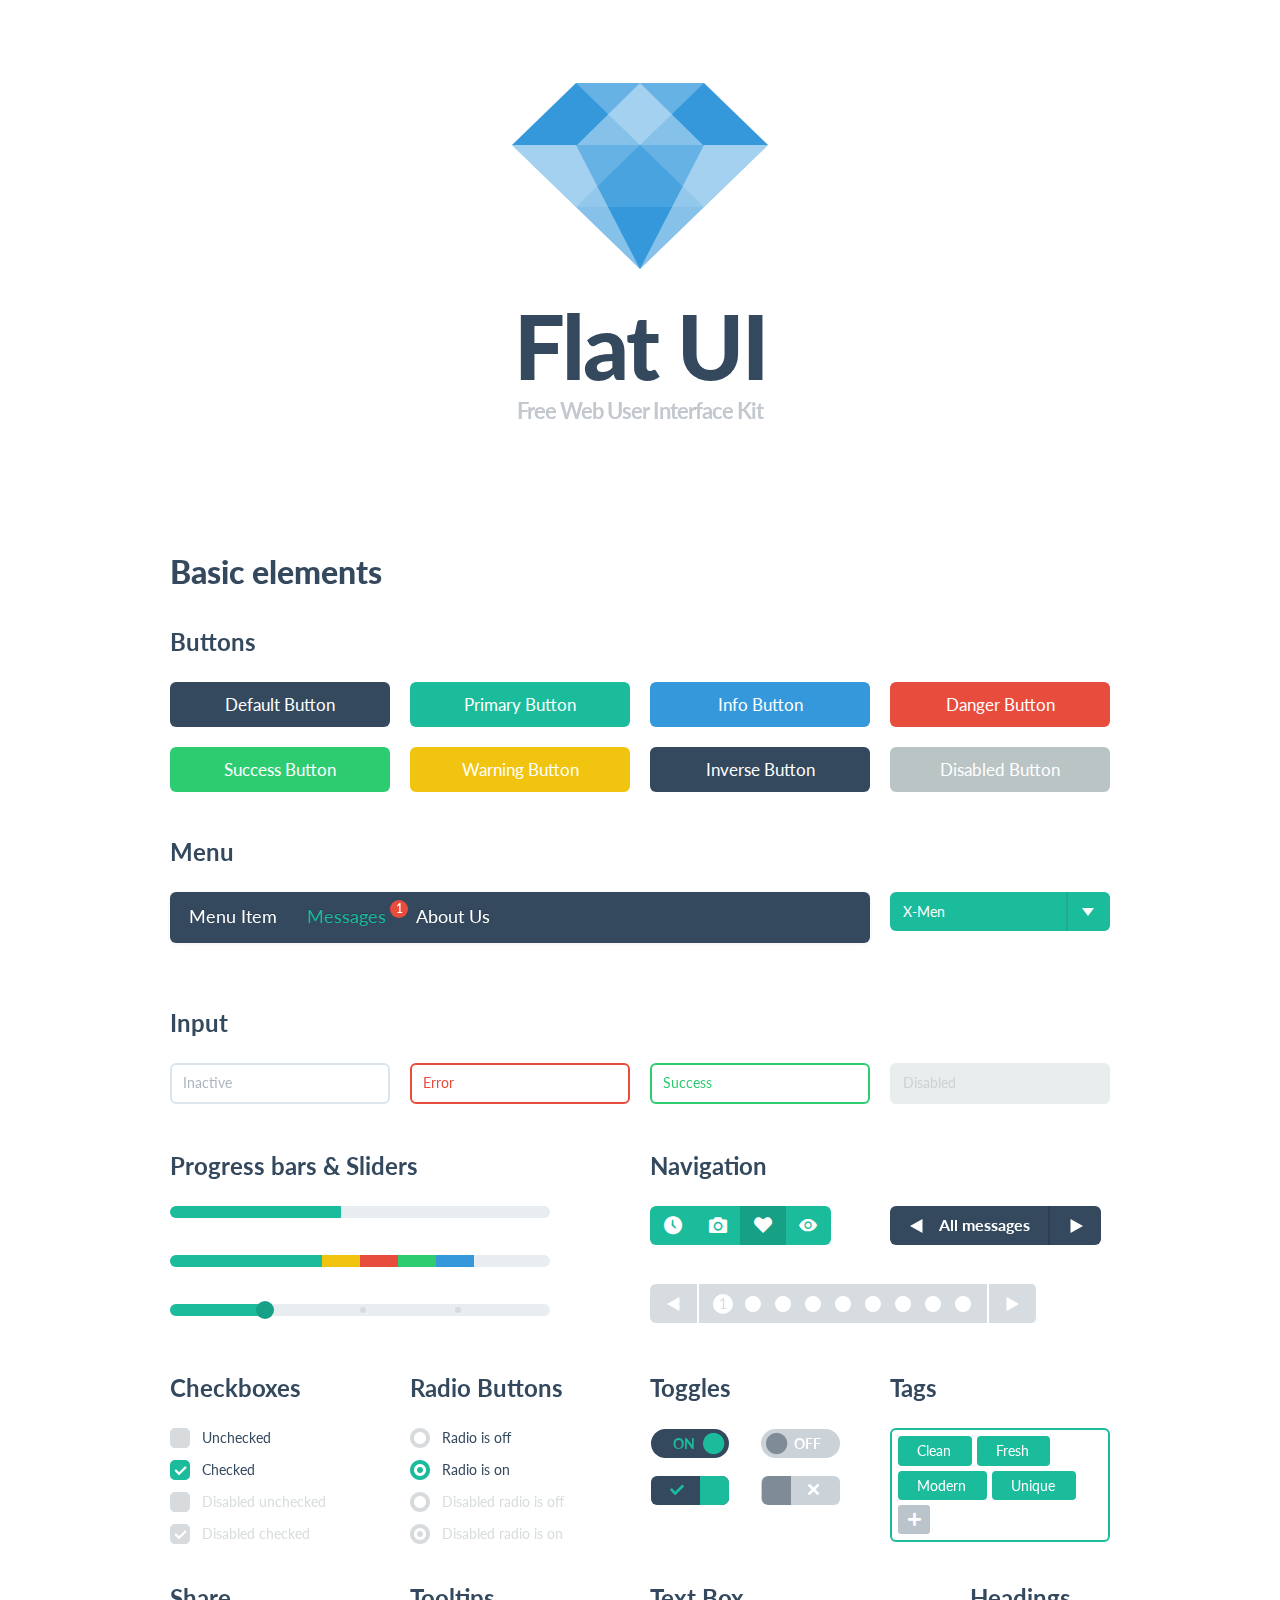
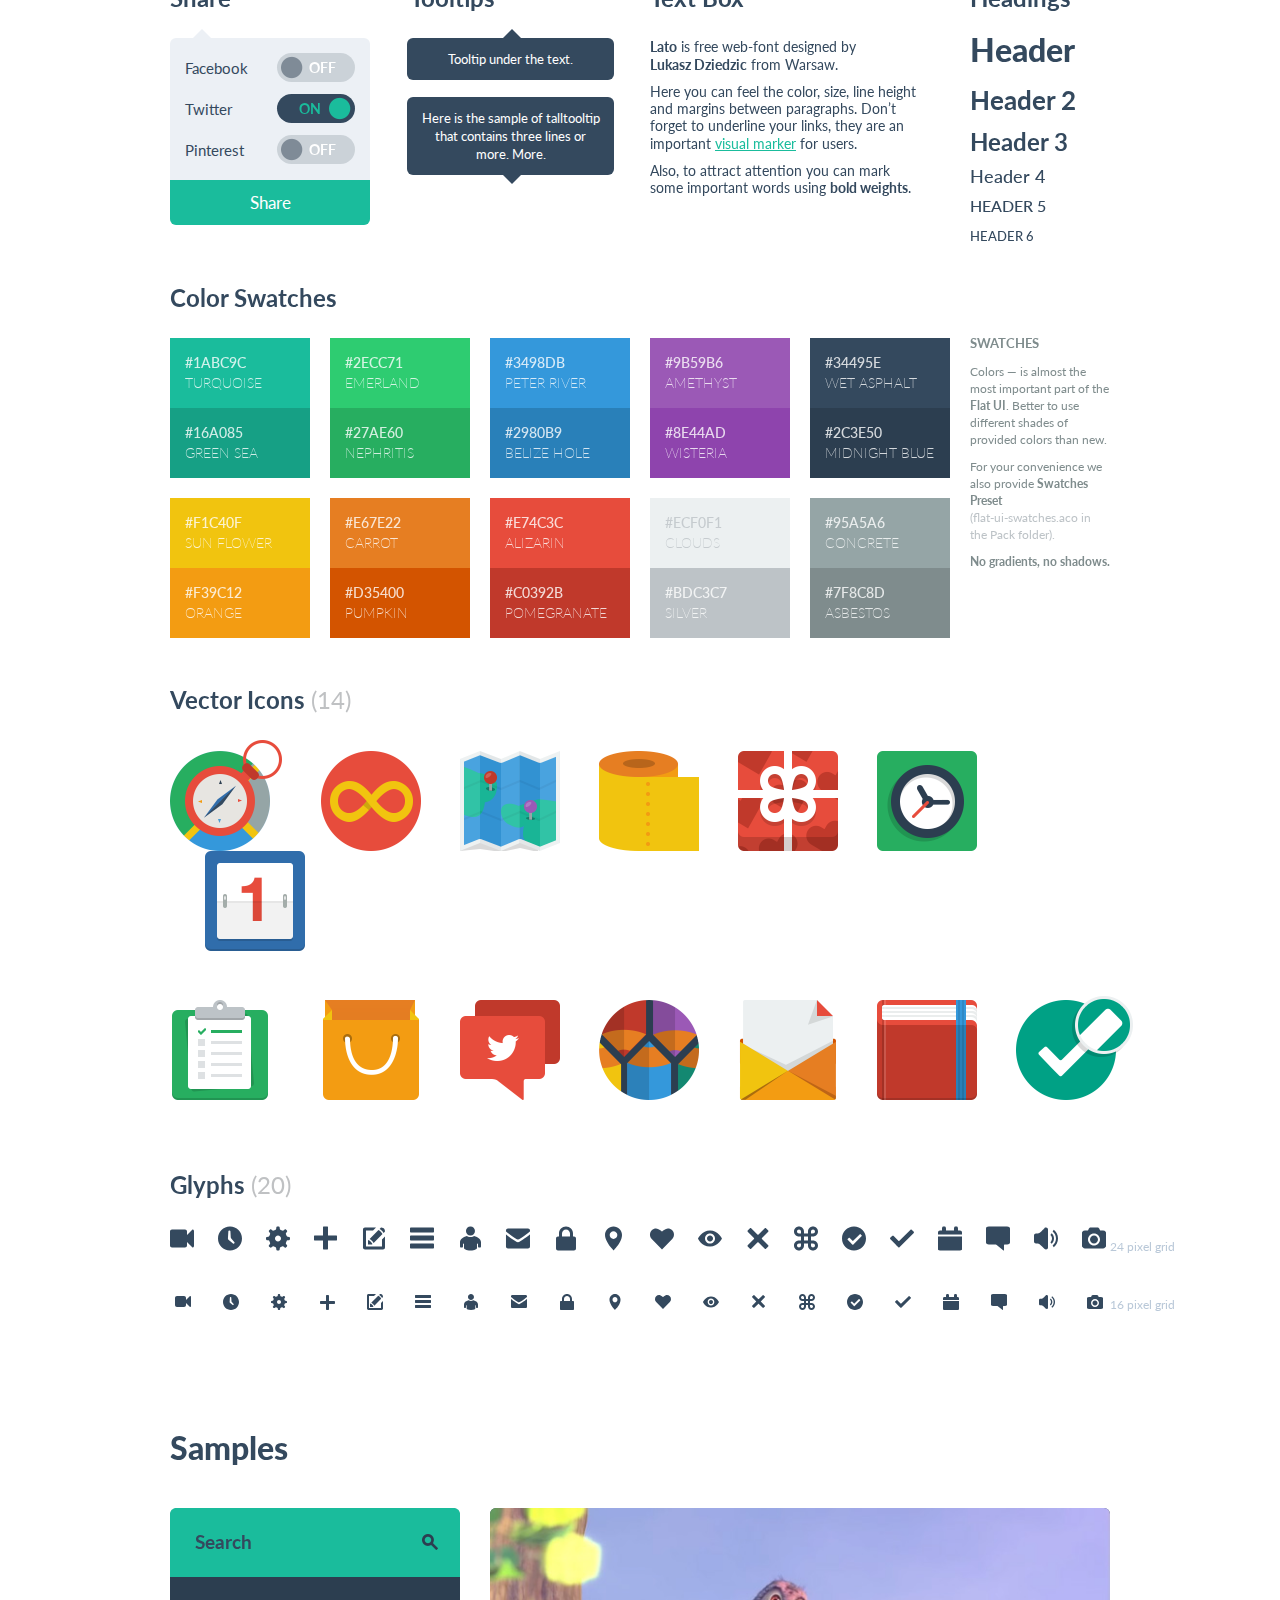
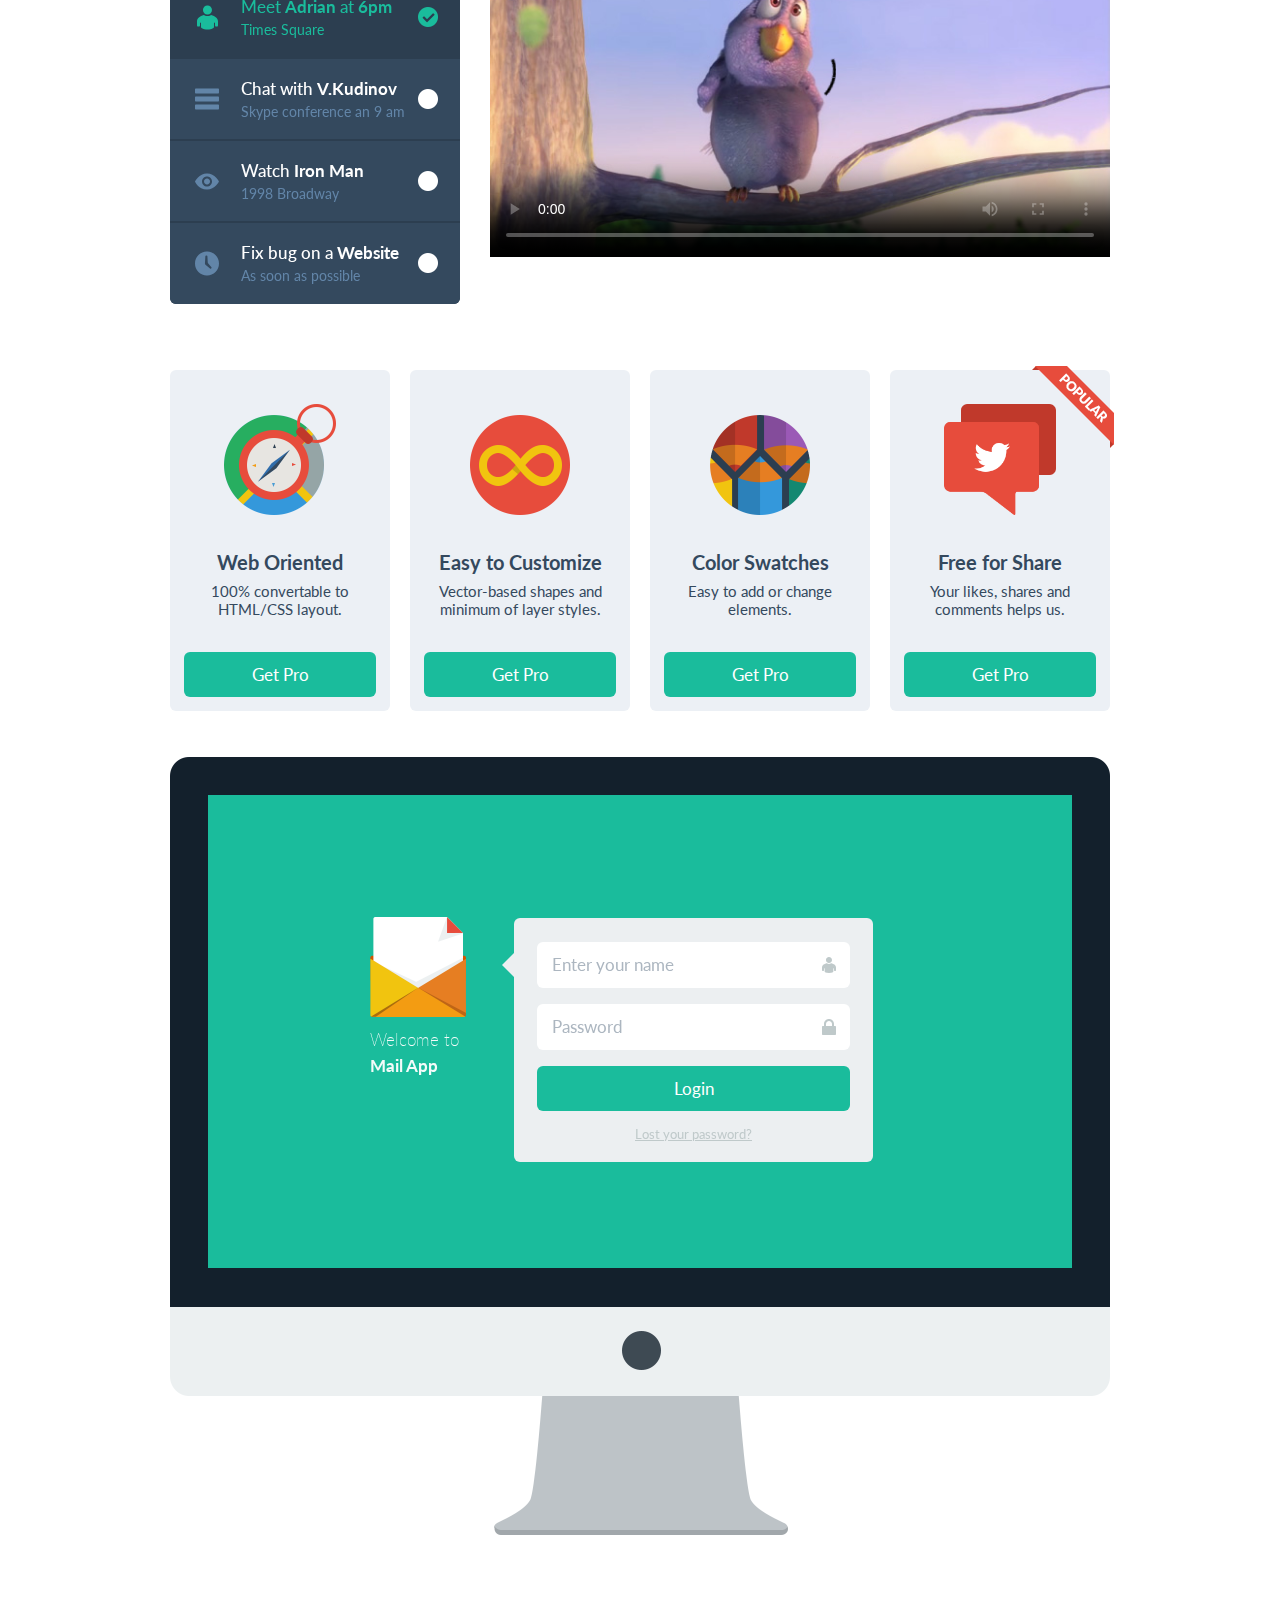
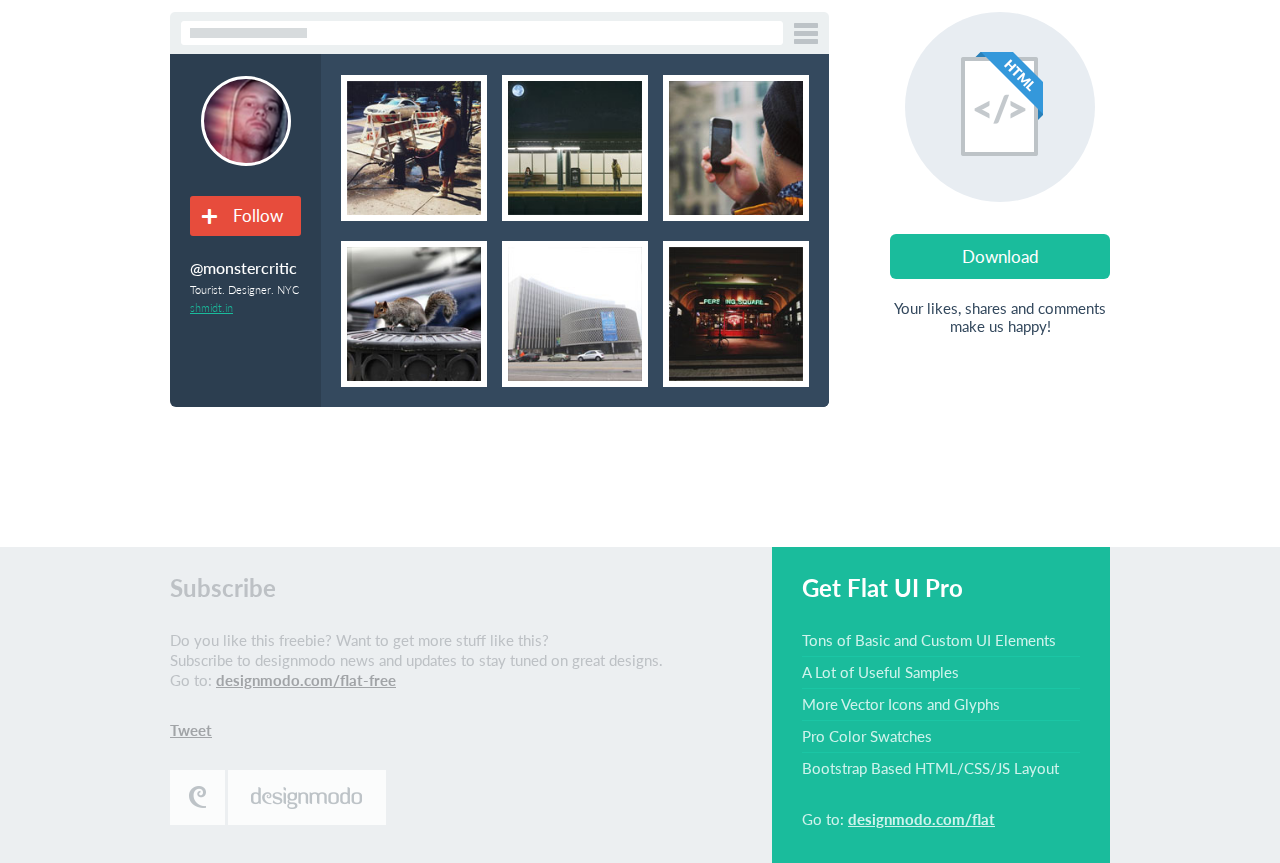
<file: web/flat-ui.html>
<!DOCTYPE html>
<html lang="en">
  <head>
    <meta charset="utf-8">
    <title>Flat UI</title>
    <meta name="viewport" content="width=device-width, initial-scale=1.0">

    <!-- Loading Bootstrap -->
    <link href="css/bootstrap.css" rel="stylesheet">

    <!-- Loading Flat UI -->
    <link href="css/flat-ui.css" rel="stylesheet">
    <link rel="shortcut icon" href="images/favicon.ico">

    <!-- HTML5 shim, for IE6-8 support of HTML5 elements. All other JS at the end of file. -->
    <!--[if lt IE 9]>
      <script src="js/html5shiv.js"></script>
    <![endif]-->
  </head>
  <body>
    <div class="container">
      <div class="demo-headline">
        <h1 class="demo-logo">
          <div class="logo"></div>
          Flat UI
          <small>Free Web User Interface Kit</small>
        </h1>
      </div> <!-- /demo-headline -->

      <h1>Basic elements</h1>
      <h3 class="demo-panel-title">Buttons</h3>

      <div class="row demo-row">
        <div class="span3">
          <a href="#" class="btn btn-large btn-block">Default Button</a>
        </div>
        <div class="span3">
          <a href="#" class="btn btn-large btn-block btn-primary">Primary Button</a>
        </div>
        <div class="span3">
          <a href="#" class="btn btn-large btn-block btn-info">Info Button</a>
        </div>
        <div class="span3">
          <a href="#" class="btn btn-large btn-block btn-danger">Danger Button</a>
        </div>
      </div> <!-- /row -->

      <div class="row demo-row">
        <div class="span3">
          <a href="#" class="btn btn-large btn-block btn-success">Success Button</a>
        </div>
        <div class="span3">
          <a href="#" class="btn btn-large btn-block btn-warning">Warning Button</a>
        </div>
        <div class="span3">
          <a href="#" class="btn btn-large btn-block btn-inverse">Inverse Button</a>
        </div>
        <div class="span3">
          <a href="#" class="btn btn-large btn-block disabled">Disabled Button</a>
        </div>
      </div> <!-- /row -->

      <h3 class="demo-panel-title">Menu</h3>
      <div class="row demo-row">
        <div class="span9">
          <div class="navbar navbar-inverse">
            <div class="navbar-inner">
              <div class="container">
                <button type="button" class="btn btn-navbar" data-toggle="collapse" data-target=".nav-collapse">
                  <span class="icon-bar"></span>
                  <span class="icon-bar"></span>
                  <span class="icon-bar"></span>
                </button>
                <div class="nav-collapse collapse">
                  <ul class="nav">
                    <li>
                      <a href="#">
                        Menu Item
                        <span class="navbar-unread">1</span>
                      </a>
                    </li>
                    <li class="active">
                      <a href="#">
                        Messages
                        <span class="navbar-unread">1</span>
                      </a>
                      <ul>
                        <li><a href="#">Element One</a></li>
                        <li>
                          <a href="#">Sub menu</a>
                          <ul>
                            <li><a href="#">Element One</a></li>
                            <li><a href="#">Element Two</a></li>
                            <li><a href="#">Element Three</a></li>
                          </ul> <!-- /Sub menu -->
                        </li>
                        <li><a href="#">Element Three</a></li>
                      </ul> <!-- /Sub menu -->
                    </li>
                    <li>
                      <a href="#">
                        About Us
                        <span class="navbar-unread">1</span>
                      </a>
                    </li>
                  </ul>
                </div><!--/.nav-collapse -->
              </div>
            </div>
          </div>
        </div>
        <div class="span3">
          <select value="X-Men" class="span3" tabindex="1" name="herolist">
            <option value="0">Choose hero</option>
            <option value="1">Spider Man</option>
            <option value="2">Wolverine</option>
            <option value="3">Captain America</option>
            <option value="X-Men" selected="selected">X-Men</option>
            <option value="Crocodile">Crocodile</option>
          </select>
        </div>
      </div> <!-- /row -->

      <h3 class="demo-panel-title">Input</h3>
      <div class="row">
        <div class="span3">
          <input type="text" value="" placeholder="Inactive" class="span3" />
        </div>
        <div class="span3">
          <div class="control-group error">
            <input type="text" value="Error" class="span3" />
          </div>
        </div>
        <div class="span3">
          <div class="control-group success">
            <input type="text" value="Success" class="span3" />
          </div>
        </div>
        <div class="span3">
          <input type="text" value="Disabled" disabled="disabled" class="span3" />
        </div>
      </div> <!-- /row -->

      <div class="row">
        <div class="span5">
          <h3 class="demo-panel-title">Progress bars &amp; Sliders</h3>
          <div class="progress">
            <div class="bar" style="width: 45%;"></div>
          </div>
          <br/>
          <div class="progress">
            <div class="bar" style="width: 40%;"></div>
            <div class="bar bar-warning" style="width: 10%;"></div>
            <div class="bar bar-danger" style="width: 10%;"></div>
            <div class="bar bar-success" style="width: 10%;"></div>
            <div class="bar bar-info" style="width: 10%;"></div>
          </div>
          <br/>
          <div id="slider" class="ui-slider">
            <div class="ui-slider-segment"></div>
            <div class="ui-slider-segment"></div>
            <div class="ui-slider-segment"></div>
          </div>
        </div> <!-- /sliders -->

        <div class="span6 offset1">
          <h3 class="demo-panel-title">Navigation</h3>
          <div class="row demo-navigation">
            <div class="span3">
              <div class="btn-toolbar">
                <div class="btn-group">
                  <a class="btn btn-primary" href="#"><i class="fui-time-16"></i></a>
                  <a class="btn btn-primary" href="#"><i class="fui-camera-16"></i></a>
                  <a class="btn btn-primary active" href="#"><i class="fui-heart-16"></i></a>
                  <a class="btn btn-primary" href="#"><i class="fui-eye-16"></i></a>
                </div>
              </div> <!-- /toolbar -->
            </div>
            <div class="span3 demo-pager">
              <ul class="pager">
                <li class="previous">
                  <a href="#">
                    <img src="images/pager/previous.png" />
                    All messages
                  </a>
                </li>
                <!-- <li class="pager-center">Center</li> -->
                <li class="next">
                  <a href="#">
                    <img src="images/pager/next.png" />
                  </a>
                </li>
              </ul> <!-- /pager -->
            </div>
          </div> <!-- /demo-navigation -->

          <div class="pagination">
            <ul>
              <li class="previous"><a href="#"><img src="images/pager/previous.png" /></a></li>
              <li class="active"><a href="#">1</a></li>
              <li><a href="#">2</a></li>
              <li><a href="#">3</a></li>
              <li><a href="#">4</a></li>
              <li><a href="#">5</a></li>
              <li><a href="#">6</a></li>
              <li><a href="#">7</a></li>
              <li><a href="#">8</a></li>
              <li><a href="#">9</a></li>
              <li class="next"><a href="#"><img src="images/pager/next.png" /></a></li>
            </ul>
          </div>
        </div> <!-- /navigation -->
      </div> <!-- /row -->

      <div class="row">
        <div class="span3">
          <h3 class="demo-panel-title">Checkboxes</h3>
          <label class="checkbox" for="checkbox1">
            <input type="checkbox" value="" id="checkbox1">
            Unchecked
          </label>
          <label class="checkbox" for="checkbox2">
            <input type="checkbox" checked="checked" value="" id="checkbox2">
            Checked
          </label>

          <label class="checkbox" for="checkbox3">
            <input type="checkbox" value="" id="checkbox3" disabled="">
            Disabled unchecked
          </label>
          <label class="checkbox" for="checkbox4">
            <input type="checkbox" checked="checked" value="" id="checkbox4" disabled="">
            Disabled checked
          </label>
        </div> <!-- /checkboxes span3 -->

        <div class="span3">
          <h3 class="demo-panel-title">Radio Buttons</h3>
          <label class="radio">
            <input type="radio" name="optionsRadios" id="optionsRadios1" value="option1">
            Radio is off
          </label>
          <label class="radio">
            <input type="radio" name="optionsRadios" id="optionsRadios2" value="option1" checked="">
            Radio is on
          </label>

          <label class="radio">
            <input type="radio" name="optionsRadiosDisabled" id="optionsRadios3" value="option2" disabled="">
            Disabled radio is off
          </label>
          <label class="radio">
            <input type="radio" name="optionsRadiosDisabled" id="optionsRadios4" value="option2" checked="" disabled="">
            Disabled radio is on
          </label>
        </div> <!-- /radios span3 -->

        <div class="span3">
          <h3 class="demo-panel-title">Toggles</h3>

          <table width="100%">
            <tr>
              <td width="50%">
                <div class="toggle">
                  <label class="toggle-radio" for="toggleOption2">ON</label>
                  <input type="radio" name="toggleOptions" id="toggleOption1" value="option1" checked="checked">
                  <label class="toggle-radio" for="toggleOption1">OFF</label>
                  <input type="radio" name="toggleOptions" id="toggleOption2" value="option2">
                </div>
              </td>

              <td>
                <div class="toggle">
                  <label class="toggle-radio" for="toggleOption4">ON</label>
                  <input type="radio" name="toggleOptions2" id="toggleOption3" value="option3">
                  <label class="toggle-radio" for="toggleOption3">OFF</label>
                  <input type="radio" name="toggleOptions2" id="toggleOption4" value="option4" checked="checked">
                </div>
              </td>
            </tr>
            <tr>
              <td>
                <div class="toggle toggle-icon">
                  <label class="toggle-radio fui-checkmark-16" for="toggleOption6"></label>
                  <input type="radio" name="toggleOptions3" id="toggleOption5" value="option5" checked="checked">
                  <label class="toggle-radio fui-cross-16" for="toggleOption5"></label>
                  <input type="radio" name="toggleOptions3" id="toggleOption6" value="option6">
                </div>
              </td>

              <td>
                <div class="toggle toggle-icon">
                  <label class="toggle-radio fui-checkmark-16" for="toggleOption8"></label>
                  <input type="radio" name="toggleOptions4" id="toggleOption7" value="option7">
                  <label class="toggle-radio fui-cross-16" for="toggleOption7"></label>
                  <input type="radio" name="toggleOptions4" id="toggleOption8" value="option8" checked="checked">
                </div>
              </td>
            </tr>
          </table>
        </div> <!-- /toggles span3 -->

        <div class="span3">
          <h3 class="demo-panel-title">Tags</h3>
          <input name="tagsinput" id="tagsinput" class="tagsinput" value="Clean,Fresh,Modern,Unique" />
        </div>
      </div> <!-- /row -->

      <div class="row">
        <div class="span3">
          <h3 class="demo-panel-title">Share</h3>
          <div class="share mrl">
            <ul>
              <li>
                <label class="share-label" for="share-toggle2">Facebook</label>
                <div class="toggle">
                  <label class="toggle-radio" for="share-toggle2">ON</label>
                  <input type="radio" name="share-toggles" id="share-toggle2" value="toggle1">
                  <label class="toggle-radio" for="share-toggle1">OFF</label>
                  <input type="radio" name="share-toggles" id="share-toggle1" value="toggle2" checked="checked">
                </div>
              </li>
              <li>
                <label class="share-label" for="share-toggle4">Twitter</label>
                <div class="toggle">
                  <label class="toggle-radio" for="share-toggle4">ON</label>
                  <input type="radio" name="share-toggles2" id="share-toggle4" value="toggle1" checked="checked">
                  <label class="toggle-radio" for="share-toggle3">OFF</label>
                  <input type="radio" name="share-toggles2" id="share-toggle3" value="toggle2">
                </div>
              </li>
              <li>
                <label class="share-label" for="share-toggle6">Pinterest</label>
                <div class="toggle">
                  <label class="toggle-radio" for="share-toggle6">ON</label>
                  <input type="radio" name="share-toggles3" id="share-toggle6" value="toggle1">
                  <label class="toggle-radio" for="share-toggle5">OFF</label>
                  <input type="radio" name="share-toggles3" id="share-toggle5" value="toggle2" checked="checked">
                </div>
              </li>
            </ul>
            <a href="#" class="btn btn-primary btn-block btn-large">Share</a>
          </div> <!-- /share -->
        </div>

        <div class="span3">
          <div class="demo-tooltips">
            <h3 class="demo-panel-title">Tooltips</h3>
            <p align="center" data-toggle="tooltip" data-placement="bottom" title="Tooltip under the text."></p>
            <p align="center" data-toggle="tooltip" title="Here is the sample of talltooltip that contains three lines or more. More."></p>
          </div>
        </div> <!-- /span3 with tooltips -->

        <div class="span4">
          <div class="demo-text-box prl">
            <h3 class="demo-panel-title">Text Box</h3>
            <p><strong>Lato</strong> is free web-font designed by <strong>Lukasz&nbsp;Dziedzic</strong> from Warsaw.</p>
            <p>Here you can feel the color, size, line height and margins between paragraphs. Don’t forget to underline 
              your links, they are an important <a href="#">visual marker</a> for users.</p>
            <p>Also, to attract attention you can mark some&nbsp;important words using <strong>bold weights</strong>.</p>
          </div>
        </div> <!-- /text box -->

        <div class="span2">
          <h3 class="demo-panel-title demo-headings">Headings</h3>
          <h1>Header</h1>
          <h2>Header 2</h2>
          <h3>Header 3</h3>
          <h4>Header 4</h4>
          <h5>Header 5</h5>
          <h6>Header 6</h6>
        </div> <!-- /headings -->
      </div> <!-- /row -->

      <div class="row">
        <div class="span10">
          <h3 class="demo-panel-title">Color Swatches</h3>
          <div class="row mbl">
            <div class="span2">
              <dl class="palette palette-firm">
                <dt>#1abc9c</dt>
                <dd>Turquoise</dd>
              </dl>
              <dl class="palette palette-firm-dark">
                <dt>#16a085</dt>
                <dd>Green sea</dd>
              </dl>
            </div>

            <div class="span2">
              <dl class="palette palette-success">
                <dt>#2ecc71</dt>
                <dd>Emerland</dd>
              </dl>
              <dl class="palette palette-success-dark">
                <dt>#27ae60</dt>
                <dd>Nephritis</dd>
              </dl>
            </div>

            <div class="span2">
              <dl class="palette palette-info">
                <dt>#3498db</dt>
                <dd>Peter river</dd>
              </dl>
              <dl class="palette palette-info-dark">
                <dt>#2980b9</dt>
                <dd>Belize hole</dd>
              </dl>
            </div>

            <div class="span2">
              <dl class="palette palette-amethyst">
                <dt>#9b59b6</dt>
                <dd>Amethyst</dd>
              </dl>
              <dl class="palette palette-wisteria">
                <dt>#8e44ad</dt>
                <dd>Wisteria</dd>
              </dl>
            </div>

            <div class="span2">
              <dl class="palette palette-night">
                <dt>#34495e</dt>
                <dd>Wet asphalt</dd>
              </dl>
              <dl class="palette palette-night-dark">
                <dt>#2c3e50</dt>
                <dd>Midnight blue</dd>
              </dl>
            </div>
          </div> <!-- /color swatches -->

          <div class="row mbl">
            <div class="span2">
              <dl class="palette palette-bright">
                <dt>#f1c40f</dt>
                <dd>Sun flower</dd>
              </dl>
              <dl class="palette palette-bright-dark">
                <dt>#f39c12</dt>
                <dd>Orange</dd>
              </dl>
            </div>

            <div class="span2">
              <dl class="palette palette-carrot">
                <dt>#e67e22</dt>
                <dd>Carrot</dd>
              </dl>
              <dl class="palette palette-pumpkin">
                <dt>#d35400</dt>
                <dd>Pumpkin</dd>
              </dl>
            </div>

            <div class="span2">
              <dl class="palette palette-alizarin">
                <dt>#e74c3c</dt>
                <dd>Alizarin</dd>
              </dl>
              <dl class="palette palette-pomegranate">
                <dt>#c0392b</dt>
                <dd>Pomegranate</dd>
              </dl>
            </div>

            <div class="span2">
              <dl class="palette palette-clouds">
                <dt>#ecf0f1</dt>
                <dd>Clouds</dd>
              </dl>
              <dl class="palette palette-silver">
                <dt>#bdc3c7</dt>
                <dd>Silver</dd>
              </dl>
            </div>

            <div class="span2">
              <dl class="palette palette-concrete">
                <dt>#95a5a6</dt>
                <dd>Concrete</dd>
              </dl>
              <dl class="palette palette-asbestos">
                <dt>#7f8c8d</dt>
                <dd>Asbestos</dd>
              </dl>
            </div>
          </div> <!-- /color swatches -->
        </div>

        <div class="span2">
          <h3 class="demo-panel-title">&nbsp;</h3>
          <h6 class="palette-headline">SWATCHES</h6>
          <p class="palette-paragraph">
            Colors &mdash; is almost the most important part of the <strong>Flat UI</strong>. Better to use different shades of provided colors than new.
          </p>
          <p class="palette-paragraph">
            For your convenience we also provide <strong>Swatches Preset</strong> <span>(flat&#8209;ui&#8209;swatches.aco in the Pack folder).</span>
          </p>
          <p class="palette-paragraph">
            <strong>No gradients, no shadows.</strong>
          </p>
        </div> <!-- /swatches desc -->
      </div> <!-- /swatches row -->

      <h3 class="demo-panel-title">Vector Icons <small>(14)</small></h3>
      <div class="demo-illustrations">
        <img src="images/illustrations/compass.png" class="big-illustration" src="" />
        <img src="images/illustrations/infinity.png" src="" />
        <img src="images/illustrations/map.png" src="" />
        <img src="images/illustrations/paper.png" src="" />
        <img src="images/illustrations/gift.png" src="" />
        <img src="images/illustrations/time.png" src="" />
        <img src="images/illustrations/calendar.png" src="" />
      </div>
      <div class="demo-illustrations">
        <img src="images/illustrations/clipboard.png" class="big-illustration-pusher" src="" />
        <img src="images/illustrations/bag.png" src="" />
        <img src="images/illustrations/share.png" src="" />
        <img src="images/illustrations/colors.png" src="" />
        <img src="images/illustrations/mail.png" src="" />
        <img src="images/illustrations/book.png" src="" />
        <img src="images/illustrations/retina.png" class="big-retina-illustration" src="" />
      </div>

      <div class="demo-icons">
        <h3 class="demo-panel-title">Glyphs <small>(20)</small></h3>
        <div class="demo-icons-24">
          <span class="fui-video-24"></span>
          <span class="fui-time-24"></span>
          <span class="fui-settings-24"></span>
          <span class="fui-plus-24"></span>
          <span class="fui-new-24"></span>
          <span class="fui-menu-24"></span>
          <span class="fui-man-24"></span>
          <span class="fui-mail-24"></span>
          <span class="fui-lock-24"></span>
          <span class="fui-location-24"></span>
          <span class="fui-heart-24"></span>
          <span class="fui-eye-24"></span>
          <span class="fui-cross-24"></span>
          <span class="fui-cmd-24"></span>
          <span class="fui-checkround-24"></span>
          <span class="fui-checkmark-24"></span>
          <span class="fui-calendar-24"></span>
          <span class="fui-bubble-24"></span>
          <span class="fui-volume-24"></span>
          <span class="fui-camera-24"></span>
          <span class="demo-icons-tooltip">24 pixel grid</span>
        </div>

        <div class="demo-icons-16">
          <span class="fui-video-16"></span>
          <span class="fui-time-16"></span>
          <span class="fui-settings-16"></span>
          <span class="fui-plus-16"></span>
          <span class="fui-new-16"></span>
          <span class="fui-menu-16"></span>
          <span class="fui-man-16"></span>
          <span class="fui-mail-16"></span>
          <span class="fui-lock-16"></span>
          <span class="fui-location-16"></span>
          <span class="fui-heart-16"></span>
          <span class="fui-eye-16"></span>
          <span class="fui-cross-16"></span>
          <span class="fui-cmd-16"></span>
          <span class="fui-checkround-16"></span>
          <span class="fui-checkmark-16"></span>
          <span class="fui-calendar-16"></span>
          <span class="fui-bubble-16"></span>
          <span class="fui-volume-16"></span>
          <span class="fui-camera-16"></span>
          <span class="demo-icons-tooltip">16 pixel grid</span>
        </div>
      </div> <!-- /icon font row -->

      <h1 class="mbl pbl">Samples</h1>
      <div class="row demo-samples">
        <div class="span4">
          <div class="todo mrm">
            <div class="todo-search">
              <input class="todo-search-field" type="search" value="" placeholder="Search" />
            </div>
            <ul>
              <li class="todo-done">
                <div class="todo-icon fui-man-24"></div>
                <div class="todo-content">
                  <h4 class="todo-name">
                    Meet <strong>Adrian</strong> at <strong>6pm</strong>
                  </h4>
                  Times Square
                </div>
              </li>

              <li>
                <div class="todo-icon fui-menu-24"></div>
                <div class="todo-content">
                  <h4 class="todo-name">
                    Chat with <strong>V.Kudinov</strong>
                  </h4>
                  Skype conference an 9 am
                </div>
              </li>

              <li>
                <div class="todo-icon fui-eye-24"></div>
                <div class="todo-content">
                  <h4 class="todo-name">
                    Watch <strong>Iron Man</strong>
                  </h4>
                  1998 Broadway
                </div>
              </li>

              <li>
                <div class="todo-icon fui-time-24"></div>
                <div class="todo-content">
                  <h4 class="todo-name">
                    Fix bug on a <strong>Website</strong>
                  </h4>
                  As soon as possible
                </div>
              </li>
            </ul>
          </div>
        </div> <!-- /todo list -->

        <div class="span8 demo-video">
          <!--[if !IE]> -->
            <video class="video-js" controls
              preload="auto" width="620" height="349" poster="images/video/poster.jpg" data-setup="{}">
              <source src="http://iurevych.github.com/Flat-UI-videos/big_buck_bunny.mp4" type="video/mp4">
              <source src="http://iurevych.github.com/Flat-UI-videos/big_buck_bunny.webm" type="video/webm">
            </video>
          <!-- <![endif]-->

          <!--[if IE]>
            <video class="video-js" controls
              preload="auto" width="620" height="256" poster="http://video-js.zencoder.com/oceans-clip.jpg" data-setup="{}">
              <source src="http://video-js.zencoder.com/oceans-clip.mp4" type='video/mp4'/>
              <source src="http://video-js.zencoder.com/oceans-clip.webm" type='video/webm'/>
            </video>
          <![endif]-->
        </div> <!-- /video -->
      </div>

      <div class="row demo-tiles">
        <div class="span3">
          <div class="tile">
            <img class="tile-image big-illustration" alt="" src="images/illustrations/compass.png" />
            <h3 class="tile-title">Web Oriented</h3>
            <p>100% convertable to HTML/CSS layout.</p>
            <a class="btn btn-primary btn-large btn-block" href="#">Get Pro</a>
          </div>
        </div>

        <div class="span3">
          <div class="tile">
            <img class="tile-image" alt="" src="images/illustrations/infinity.png" />
            <h3 class="tile-title">Easy to Customize</h3>
            <p>Vector-based shapes and minimum of layer styles.</p>
            <a class="btn btn-primary btn-large btn-block" href="#">Get Pro</a>
          </div>
        </div>

        <div class="span3">
          <div class="tile">
            <img class="tile-image" alt="" src="images/illustrations/colors.png" />
            <h3 class="tile-title">Color Swatches</h3>
            <p>Easy to add or change elements. </p>
            <a class="btn btn-primary btn-large btn-block" href="#">Get Pro</a>
          </div>
        </div>

        <div class="span3">
          <div class="tile tile-hot">
            <img class="tile-image big-illustration" alt="" src="images/illustrations/share.png" />
            <h3 class="tile-title">Free for Share</h3>
            <p>Your likes, shares and comments helps us.</p>
            <a class="btn btn-primary btn-large btn-block" href="#">Get Pro</a>
          </div>

        </div>
      </div> <!-- /tiles -->

      <div class="login">
        <div class="login-screen">
          <div class="login-icon">
            <img src="images/login/icon.png" alt="Welcome to Mail App" />
            <h4>Welcome to <small>Mail App</small></h4>
          </div>

          <div class="login-form">
            <div class="control-group">
              <input type="text" class="login-field" value="" placeholder="Enter your name" id="login-name" />
              <label class="login-field-icon fui-man-16" for="login-name"></label>
            </div>

            <div class="control-group">
              <input type="password" class="login-field" value="" placeholder="Password" id="login-pass" />
              <label class="login-field-icon fui-lock-16" for="login-pass"></label>
            </div>

            <a class="btn btn-primary btn-large btn-block" href="#">Login</a>
            <a class="login-link" href="#">Lost your password?</a>
          </div>
        </div>
      </div>

      <div class="row">
        <div class="span9">
          <div class="demo-browser">
            <div class="demo-browser-side">
              <div class="demo-browser-author"></div>
              <div class="demo-browser-action">
                <a class="btn btn-danger btn-large btn-block" href="http://twitter.com/monstercritic" target="_blank">
                  Follow
                </a>
              </div>
              <h5>@monstercritic</h5>
              <h6>
                Tourist. Designer. NYC
                <a href="http://shmidt.in" target="_blank">shmidt.in</a>
              </h6>
            </div>
            <div class="demo-browser-content">
              <img src="images/demo/browser-pic-1.jpg" alt="" />
              <img src="images/demo/browser-pic-2.jpg" alt="" />
              <img src="images/demo/browser-pic-3.jpg" alt="" />
              <img src="images/demo/browser-pic-4.jpg" alt="" />
              <img src="images/demo/browser-pic-5.jpg" alt="" />
              <img src="images/demo/browser-pic-6.jpg" alt="" />
            </div>
          </div>
        </div>

        <div class="span3">
          <div class="demo-download">
            <img src="images/demo/html-icon.png" src="Free PSD" />
          </div>

          <a href="https://github.com/designmodo/Flat-UI/archive/master.zip" class="btn btn-primary btn-large btn-block">Download</a>

          <p class="demo-download-text">Your likes, shares and comments make us happy!</p>
        </div>
      </div> <!-- /download area -->

    </div> <!-- /container -->

    <footer>
      <div class="container">
        <div class="row">
          <div class="span7">
            <h3 class="footer-title">Subscribe</h3>
            <p>Do you like this freebie? Want to get more stuff like this?<br/>
              Subscribe to designmodo news and updates to stay tuned on great designs.<br/>
              Go to: <a href="http://designmodo.com/flat-free" target="_blank">designmodo.com/flat-free</a>
            </p>

            <p class="pvl">
              <a href="https://twitter.com/share" class="twitter-share-button" data-url="http://designmodo.com/flat-free/" data-text="Flat UI Free - PSD&amp;HTML User Interface Kit" data-via="designmodo" data-size="large">Tweet</a>
              <script>!function(d,s,id){var js,fjs=d.getElementsByTagName(s)[0];if(!d.getElementById(id)){js=d.createElement(s);js.id=id;js.src="//platform.twitter.com/widgets.js";fjs.parentNode.insertBefore(js,fjs);}}(document,"script","twitter-wjs");</script>
            </p>

            <a class="footer-brand" href="http://designmodo.com" target="_blank">
              <img src="images/footer/logo.png" alt="Designmodo.com" />
            </a>
          </div> <!-- /span8 -->

          <div class="span5">
            <div class="footer-banner">
              <h3 class="footer-title">Get Flat UI Pro</h3>
              <ul>
                <li>Tons of Basic and Custom UI Elements</li>
                <li>A Lot of Useful Samples</li>
                <li>More Vector Icons and Glyphs</li>
                <li>Pro Color Swatches</li>
                <li>Bootstrap Based HTML/CSS/JS Layout</li>
              </ul>
              Go to: <a href="http://designmodo.com/flat" target="_blank">designmodo.com/flat</a>
            </div>
          </div>
        </div>
      </div>
    </footer>

    <!-- Load JS here for greater good =============================-->
    <script src="js/jquery-1.8.2.min.js"></script>
    <script src="js/jquery-ui-1.10.0.custom.min.js"></script>
    <script src="js/jquery.dropkick-1.0.0.js"></script>
    <script src="js/custom_checkbox_and_radio.js"></script>
    <script src="js/custom_radio.js"></script>
    <script src="js/jquery.tagsinput.js"></script>
    <script src="js/bootstrap-tooltip.js"></script>
    <script src="js/jquery.placeholder.js"></script>
    <script src="http://vjs.zencdn.net/c/video.js"></script>
    <script src="js/application.js"></script>
    <!--[if lt IE 8]>
      <script src="js/icon-font-ie7.js"></script>
      <script src="js/icon-font-ie7-24.js"></script>
    <![endif]-->
  </body>
</html>
</file>
<file: web/css/flat-ui.css>
@import url("http://fonts.googleapis.com/css?family=Lato:400,700,900,400italic");
@font-face {
  font-family: "Flat-UI-Icons-16";
  src: url("../fonts/Flat-UI-Icons-16.eot");
  src: url("../fonts/Flat-UI-Icons-16.eot?#iefix") format("embedded-opentype"), url("../fonts/Flat-UI-Icons-16.woff") format("woff"), url("../fonts/Flat-UI-Icons-16.ttf") format("truetype"), url("../fonts/Flat-UI-Icons-16.svg#Flat-UI-Icons-16") format("svg");
  font-weight: normal;
  font-style: normal; }

/* Use the following CSS code if you want to use data attributes for inserting your icons */
[data-icon]:before {
  font-family: "Flat-UI-Icons-16";
  content: attr(data-icon);
  speak: none;
  font-weight: normal;
  line-height: 1;
  -webkit-font-smoothing: antialiased; }

/* Use the following CSS code if you want to have a class per icon */
/*Instead of a list of all class selectors,
 *you can use the generic selector below, but it's slower:
 *[class*="fui-"]:before { */
.fui-volume-16:before, .fui-video-16:before, .fui-time-16:before, .fui-settings-16:before, .fui-plus-16:before, .fui-new-16:before, .fui-menu-16:before, .fui-man-16:before, .fui-mail-16:before, .fui-lock-16:before, .fui-location-16:before, .fui-heart-16:before, .fui-eye-16:before, .fui-cross-16:before, .fui-cmd-16:before, .fui-checkround-16:before, .fui-checkmark-16:before, .fui-camera-16:before, .fui-calendar-16:before, .fui-bubble-16:before {
  font-family: "Flat-UI-Icons-16";
  speak: none;
  font-style: normal;
  font-weight: normal;
  line-height: 1;
  -webkit-font-smoothing: antialiased; }

.fui-volume-16:before {
  content: "\e000"; }

.fui-video-16:before {
  content: "\e001"; }

.fui-time-16:before {
  content: "\e002"; }

.fui-settings-16:before {
  content: "\e003"; }

.fui-plus-16:before {
  content: "\e004"; }

.fui-new-16:before {
  content: "\e005"; }

.fui-menu-16:before {
  content: "\e006"; }

.fui-man-16:before {
  content: "\e007"; }

.fui-mail-16:before {
  content: "\e008"; }

.fui-lock-16:before {
  content: "\e009"; }

.fui-location-16:before {
  content: "\e00a"; }

.fui-heart-16:before {
  content: "\e00b"; }

.fui-eye-16:before {
  content: "\e00c"; }

.fui-cross-16:before {
  content: "\e00d"; }

.fui-cmd-16:before {
  content: "\e00e"; }

.fui-checkround-16:before {
  content: "\e00f"; }

.fui-checkmark-16:before {
  content: "\e010"; }

.fui-camera-16:before {
  content: "\e011"; }

.fui-calendar-16:before {
  content: "\e012"; }

.fui-bubble-16:before {
  content: "\e013"; }

@font-face {
  font-family: "Flat-UI-Icons-24";
  src: url("../fonts/Flat-UI-Icons-24.eot");
  src: url("../fonts/Flat-UI-Icons-24.eot?#iefix") format("embedded-opentype"), url("../fonts/Flat-UI-Icons-24.woff") format("woff"), url("../fonts/Flat-UI-Icons-24.ttf") format("truetype"), url("../fonts/Flat-UI-Icons-24.svg#Flat-UI-Icons-24") format("svg");
  font-weight: normal;
  font-style: normal; }

/* Use the following CSS code if you want to use data attributes for inserting your icons */
[data-icon]:before {
  font-family: "Flat-UI-Icons-24";
  content: attr(data-icon);
  speak: none;
  font-weight: normal;
  line-height: 1;
  -webkit-font-smoothing: antialiased; }

/* Use the following CSS code if you want to have a class per icon */
/*Instead of a list of all class selectors,
 *you can use the generic selector below, but it's slower:
 *[class*="fui-"]:before { */
.fui-video-24:before, .fui-time-24:before, .fui-settings-24:before, .fui-plus-24:before, .fui-new-24:before, .fui-menu-24:before, .fui-man-24:before, .fui-mail-24:before, .fui-lock-24:before, .fui-location-24:before, .fui-heart-24:before, .fui-eye-24:before, .fui-cross-24:before, .fui-cmd-24:before, .fui-checkround-24:before, .fui-checkmark-24:before, .fui-calendar-24:before, .fui-bubble-24:before, .fui-volume-24:before, .fui-camera-24:before {
  font-family: "Flat-UI-Icons-24";
  speak: none;
  font-style: normal;
  font-weight: normal;
  line-height: 1;
  -webkit-font-smoothing: antialiased; }

.fui-video-24:before {
  content: "\e000"; }

.fui-time-24:before {
  content: "\e001"; }

.fui-settings-24:before {
  content: "\e002"; }

.fui-plus-24:before {
  content: "\e003"; }

.fui-new-24:before {
  content: "\e005"; }

.fui-menu-24:before {
  content: "\e006"; }

.fui-man-24:before {
  content: "\e007"; }

.fui-mail-24:before {
  content: "\e008"; }

.fui-lock-24:before {
  content: "\e009"; }

.fui-location-24:before {
  content: "\e00a"; }

.fui-heart-24:before {
  content: "\e00b"; }

.fui-eye-24:before {
  content: "\e00c"; }

.fui-cross-24:before {
  content: "\e00d"; }

.fui-cmd-24:before {
  content: "\e00e"; }

.fui-checkround-24:before {
  content: "\e00f"; }

.fui-checkmark-24:before {
  content: "\e010"; }

.fui-calendar-24:before {
  content: "\e011"; }

.fui-bubble-24:before {
  content: "\e012"; }

.fui-volume-24:before {
  content: "\e013"; }

.fui-camera-24:before {
  content: "\e004"; }

body {
  color: #34495e;
  font: 14px/1.231 "Lato", sans-serif; }

a {
  color: #1abc9c;
  text-decoration: underline;
  -webkit-transition: 0.25s;
  -moz-transition: 0.25s;
  -o-transition: 0.25s;
  transition: 0.25s;
  -webkit-backface-visibility: hidden; }
  a:hover {
    color: #2ecc71;
    text-decoration: none; }

h1 {
  font-size: 32px;
  font-weight: 900; }

h2 {
  font-size: 26px;
  font-weight: 700;
  margin-bottom: 2px; }

h3 {
  font-size: 24px;
  font-weight: 700;
  margin-bottom: 4px;
  margin-top: 2px; }

h4 {
  font-size: 18px;
  font-weight: 500;
  margin-top: 4px; }

h5 {
  font-size: 16px;
  font-weight: 500;
  text-transform: uppercase; }

h6 {
  font-size: 13px;
  font-weight: 500;
  text-transform: uppercase; }

.btn {
  border: none;
  background: #34495e;
  color: white;
  font-size: 16.5px;
  text-decoration: none;
  text-shadow: none;
  -webkit-box-shadow: none;
  -moz-box-shadow: none;
  box-shadow: none;
  -webkit-transition: 0.25s;
  -moz-transition: 0.25s;
  -o-transition: 0.25s;
  transition: 0.25s;
  -webkit-backface-visibility: hidden; }
  .btn:hover, .btn:focus {
    background-color: #4e6d8d;
    color: white;
    -webkit-transition: 0.25s;
    -moz-transition: 0.25s;
    -o-transition: 0.25s;
    transition: 0.25s;
    -webkit-backface-visibility: hidden; }
  .btn:active, .btn.active {
    background-color: #2c3e50;
    color: rgba(255, 255, 255, 0.75);
    -webkit-box-shadow: none;
    -moz-box-shadow: none;
    box-shadow: none; }
  .btn.disabled, .btn[disabled] {
    background-color: #95a5a6;
    color: white; }
  .btn.btn-large {
    padding-bottom: 12px;
    padding-top: 13px; }
  .btn.btn-primary {
    background-color: #1abc9c; }
    .btn.btn-primary:hover, .btn.btn-primary:focus {
      background-color: #2fe2bf; }
    .btn.btn-primary:active, .btn.btn-primary.active {
      background-color: #16a085; }
  .btn.btn-info {
    background-color: #3498db; }
    .btn.btn-info:hover, .btn.btn-info:focus {
      background-color: #5dade2; }
    .btn.btn-info:active, .btn.btn-info.active {
      background-color: #2383c4; }
  .btn.btn-danger {
    background-color: #e74c3c; }
    .btn.btn-danger:hover, .btn.btn-danger:focus {
      background-color: #ec7063; }
    .btn.btn-danger:active, .btn.btn-danger.active {
      background-color: #dc2d1b; }
  .btn.btn-success {
    background-color: #2ecc71; }
    .btn.btn-success:hover, .btn.btn-success:focus {
      background-color: #55d98d; }
    .btn.btn-success:active, .btn.btn-success.active {
      background-color: #27ad60; }
  .btn.btn-warning {
    background-color: #f1c40f; }
    .btn.btn-warning:hover, .btn.btn-warning:focus {
      background-color: #f4d03f; }
    .btn.btn-warning:active, .btn.btn-warning.active {
      background-color: #cea70c; }
  .btn-toolbar .btn {
    font-size: 18px;
    padding: 10px 14px 9px; }
    .btn-toolbar .btn:first-child {
      -webkit-border-radius: 6px 0 0 6px;
      -moz-border-radius: 6px 0 0 6px;
      border-radius: 6px 0 0 6px; }
    .btn-toolbar .btn:last-child {
      -webkit-border-radius: 0 6px 6px 0;
      -moz-border-radius: 0 6px 6px 0;
      border-radius: 0 6px 6px 0; }

.btn-toolbar .btn.active {
  color: white; }

.demo-headline {
  padding: 73px 0 110px;
  text-align: center; }

.demo-logo {
  font-size: 90px;
  font-weight: 900;
  letter-spacing: -2px;
  line-height: 100px; }
  .demo-logo .logo {
    background: url("../images/demo/logo-mask.png") center 0 no-repeat;
    background-size: 256px 186px;
    height: 186px;
    margin: 0 auto 26px;
    overflow: hidden;
    text-indent: -9999em;
    width: 256px; }
  .demo-logo small {
    color: rgba(52, 73, 94, 0.3);
    display: block;
    font-size: 22px;
    font-weight: 700;
    letter-spacing: -1px;
    padding-top: 5px; }

.demo-row {
  margin-bottom: 20px; }

.demo-panel-title {
  margin-bottom: 20px;
  padding-top: 20px; }
  .demo-panel-title small {
    color: #bfc1c3;
    font-size: inherit;
    font-weight: 400; }

.demo-navigation {
  margin-bottom: -4px;
  margin-top: -10px; }

.demo-pager {
  margin-top: -10px; }

.demo-tooltips {
  height: 126px; }
  .demo-tooltips .tooltip {
    left: -8px !important;
    position: relative !important;
    top: -8px !important; }

.demo-headings {
  margin-bottom: 12px; }

.demo-tiles {
  margin-bottom: 46px; }

.demo-icons {
  margin-bottom: 115px; }

.demo-icons-24 {
  font-size: 24px;
  margin-bottom: 38px;
  position: relative; }
  .demo-icons-24 span {
    margin: 0 0 0 18px; }
    .demo-icons-24 span:first-child {
      margin-left: 0; }

.demo-icons-16 {
  font-size: 16px;
  margin: 0 0 38px 5px;
  position: relative; }
  .demo-icons-16 span {
    margin: 0 0 0 28px; }
    .demo-icons-16 span:first-child {
      margin-left: 0; }

.demo-icons-tooltip {
  bottom: 0;
  color: #b9c8d8;
  font-size: 12px;
  left: 100%;
  margin-left: 0 !important;
  position: absolute;
  width: 80px; }

.demo-illustrations {
  margin-bottom: 45px; }
  .demo-illustrations img {
    height: 100px;
    margin-left: 35px;
    width: 100px;
    vertical-align: bottom; }
    .demo-illustrations img:first-child {
      margin-left: 0; }
    .demo-illustrations img.big-illustration {
      height: 111px;
      width: 112px; }
    .demo-illustrations img.big-retina-illustration {
      height: 104px;
      margin-right: -24px;
      width: 117px; }
    .demo-illustrations img.big-illustration-pusher {
      margin-right: 12px; }

.demo-samples {
  margin-bottom: 46px; }

.demo-video {
  border-radius: 6px;
  padding-top: 95px; }

.demo-download-section {
  float: none;
  margin: 0 auto;
  padding: 60px 0 90px 20px;
  text-align: center; }
  .demo-download-section [class*='fui-'] {
    margin: 3px 0 -3px; }

.demo-download {
  background-color: #e8edf2;
  border-radius: 50%;
  height: 120px;
  margin: 0 auto 32px;
  padding: 40px 28px 30px 32px;
  text-align: center;
  width: 130px; }
  .demo-download img {
    height: 104px;
    width: 82px; }

.demo-download-text {
  font-size: 15px;
  padding: 20px 0;
  text-align: center; }

.demo-text-box a:hover {
  color: #1abc9c; }

.demo-browser {
  background: #2c3e50 url("../images/demo/browser.png") 0 0 no-repeat;
  background-size: 659px 42px;
  border-radius: 0 0 6px 6px;
  color: white;
  margin: 0 41px 140px 0;
  padding-top: 42px; }

.demo-browser-side {
  float: left;
  padding: 22px 20px;
  width: 111px; }
  .demo-browser-side > h5 {
    margin-bottom: 3px;
    text-transform: none; }
  .demo-browser-side > h6 {
    font-size: 11px;
    font-weight: 300;
    line-height: 18px;
    margin-top: 3px;
    text-transform: none; }

.demo-browser-author {
  background: url("../images/demo/browser-author.jpg") center center no-repeat;
  border: 3px solid white;
  display: block;
  height: 84px;
  margin: 0 auto;
  width: 84px;
  -webkit-border-radius: 50%;
  -moz-border-radius: 50%;
  border-radius: 50%; }

.demo-browser-action {
  padding: 30px 0 12px; }
  .demo-browser-action > .btn {
    padding: 9px 0 10px 11px;
    text-align: left;
    -webkit-border-radius: 3px;
    -moz-border-radius: 3px;
    border-radius: 3px; }
    .demo-browser-action > .btn:before {
      color: white;
      content: "\e004";
      font-size: 16px;
      font-family: "Flat-UI-Icons-16";
      font-weight: 300;
      margin-right: 12px;
      position: relative;
      top: 1px;
      -webkit-font-smoothing: antialiased; }

.demo-browser-content {
  background-color: #34495e;
  border-radius: 0 0 6px;
  overflow: hidden;
  padding: 21px 0 0 20px; }
  .demo-browser-content > img {
    border: 6px solid white;
    float: left;
    margin: 0 15px 20px 0;
    width: 134px; }

@media only screen and (-webkit-min-device-pixel-ratio: 2), only screen and (-webkit-min-device-pixel-ratio: 1.5), only screen and (-moz-min-device-pixel-ratio: 2), only screen and (-o-min-device-pixel-ratio: 3 / 2), only screen and (-o-min-device-pixel-ratio: 2 / 1), only screen and (min--moz-device-pixel-ratio: 1.5), only screen and (min-device-pixel-ratio: 1.5), only screen and (min-device-pixel-ratio: 2) {
  .logo {
    background-image: url("../images/demo/logo-mask-2x.png"); }

  .demo-browser {
    background-image: url("../images/demo/browser-2x.png"); } }
.navbar {
  font-size: 18px; }
  .navbar .brand {
    color: #1abc9c;
    font-size: inherit;
    font-weight: 700;
    padding-bottom: 16px;
    padding-top: 15px; }
  .navbar .nav > li:hover > ul {
    top: 100%; }
  .navbar .nav > li > ul {
    padding-top: 13px;
    top: 80%;
    background-color: white\9; }
    .navbar .nav > li > ul:before {
      content: "";
      border-style: solid;
      border-width: 0 9px 9px 9px;
      border-color: transparent transparent #34495e transparent;
      height: 0px;
      position: absolute;
      left: 15px;
      top: 5px;
      width: 0px;
      -webkit-transform: rotate(360deg); }
    .navbar .nav > li > ul li:hover ul {
      opacity: 1;
      -webkit-transform: scale(1, 1);
      visibility: visible;
      display: block\9; }
    .navbar .nav > li > ul li ul {
      left: 100%; }
  .navbar .nav > li > a {
    padding: 14px 15px 17px; }
    .navbar .nav > li > a:hover {
      color: #1abc9c; }
  .navbar .nav li {
    position: relative; }
    .navbar .nav li:hover > ul {
      opacity: 1;
      z-index: 100;
      -webkit-transform: scale(1, 1);
      visibility: visible;
      display: block\9; }
  .navbar .nav ul {
    border-radius: 4px;
    left: 15px;
    list-style-type: none;
    margin-left: 0;
    opacity: 0;
    position: absolute;
    top: 0;
    width: 234px;
    z-index: -100;
    -webkit-transform: scale(1, 0.99);
    -webkit-transform-origin: 0 0;
    visibility: hidden;
    display: none\9;
    -webkit-transition: 0.3s ease-out;
    -moz-transition: 0.3s ease-out;
    -o-transition: 0.3s ease-out;
    transition: 0.3s ease-out;
    -webkit-backface-visibility: hidden; }
    .navbar .nav ul ul {
      left: 95%;
      padding-left: 5px; }
    .navbar .nav ul li {
      background-color: #34495e;
      padding: 0 3px 3px; }
      .navbar .nav ul li:first-child {
        border-radius: 4px 4px 0 0;
        padding-top: 3px; }
      .navbar .nav ul li:last-child {
        border-radius: 0 0 4px 4px; }
      .navbar .nav ul li.active > a, .navbar .nav ul li.active > a:hover {
        background-color: #1abc9c;
        color: white; }
    .navbar .nav ul a {
      border-radius: 2px;
      color: white;
      display: block;
      font-size: 14px;
      padding: 6px 9px;
      text-decoration: none; }
      .navbar .nav ul a:hover {
        background-color: #1abc9c; }

.navbar-inner {
  border: none;
  padding-left: 4px;
  padding-right: 4px;
  -webkit-border-radius: 6px;
  -moz-border-radius: 6px;
  border-radius: 6px;
  filter: progid:DXImageTransform.Microsoft.gradient(enabled = false); }

.navbar-inverse .navbar-inner {
  background: #34495e;
  filter: progid:DXImageTransform.Microsoft.gradient(enabled = false); }
.navbar-inverse .nav > li > a {
  color: white; }
.navbar-inverse .nav .active > a, .navbar-inverse .nav .active > a:hover, .navbar-inverse .nav .active > a:focus {
  background-color: transparent;
  color: #1abc9c;
  -webkit-box-shadow: none;
  -moz-box-shadow: none;
  box-shadow: none; }

.navbar-unread {
  background-color: #e74c3c;
  border-radius: 30px;
  color: white;
  display: none;
  font-size: 12px;
  font-weight: 500;
  line-height: 18px;
  min-width: 8px;
  padding: 0 5px;
  position: absolute;
  right: -7px;
  text-align: center;
  text-shadow: none;
  top: 8px;
  z-index: 10; }
  .active .navbar-unread {
    display: block; }

.dk_container {
  cursor: pointer;
  font-size: 14px;
  margin-bottom: 10px;
  outline: none; }

.dk_toggle {
  background-color: #1abc9c;
  color: white;
  border-radius: 6px;
  overflow: hidden;
  padding: 11px 45px 11px 13px;
  text-decoration: none;
  white-space: nowrap;
  -webkit-transition: 0.25s;
  -moz-transition: 0.25s;
  -o-transition: 0.25s;
  transition: 0.25s;
  -webkit-backface-visibility: hidden; }
  .dk_toggle:hover, .dk_toggle:focus, .dk_focus .dk_toggle {
    background-color: #2fe2bf;
    color: white;
    outline: none; }
  .dk_toggle:active {
    background-color: #16a085;
    outline: none; }
    .dk_toggle:active .select-icon {
      border-left-color: transparent; }

.select-icon {
  background: #1abc9c url("../images/select/toggle.png") no-repeat right center;
  border-left: 2px solid rgba(52, 73, 94, 0.15);
  border-radius: 0 6px 6px 0;
  height: 100%;
  position: absolute;
  right: 0;
  top: 0;
  width: 42px;
  -webkit-transition: 0.25s;
  -moz-transition: 0.25s;
  -o-transition: 0.25s;
  transition: 0.25s;
  -webkit-backface-visibility: hidden; }

.dk_open {
  z-index: 10; }
  .dk_open .dk_toggle {
    background-color: #1abc9c; }
    .dk_open .dk_toggle .select-icon {
      background-color: #16a085;
      border-left-color: transparent; }

.dk_options {
  padding-top: 14px; }
  .dk_options:before {
    content: "";
    border-style: solid;
    border-width: 0 9px 9px 9px;
    border-color: transparent transparent #34495e transparent;
    height: 0px;
    position: absolute;
    left: 15px;
    top: 5px;
    width: 0px;
    -webkit-transform: rotate(360deg); }
  .dk_options:before {
    left: auto;
    right: 12px; }
  .dk_options li {
    padding-bottom: 3px; }
  .dk_options a {
    border-radius: 3px;
    color: white;
    display: block;
    padding: 5px 9px;
    text-decoration: none; }
    .dk_options a:hover {
      background-color: #1abc9c; }

.dk_option_current a {
  background-color: #1abc9c; }

.dk_options_inner {
  background-color: #34495e;
  border-radius: 5px;
  margin: 0;
  max-height: 244px;
  padding: 3px 3px 0; }

.dk_touch .dk_options {
  max-height: 250px; }

.dk_container {
  display: none;
  position: relative;
  vertical-align: middle; }
  .dk_container.dk_shown {
    display: inline-block;
    zoom: 1;
    *display: inline; }
  .dk_container[class*="span"] {
    float: none;
    margin-left: 0; }

.dk_toggle {
  display: block;
  position: relative; }

.dk_open {
  position: relative; }
  .dk_open .dk_options {
    margin-top: -1px;
    opacity: 1;
    z-index: 10;
    display: block\9; }
  .dk_open .dk_label {
    color: inherit; }

.dk_options {
  margin-top: -21px;
  position: absolute;
  left: 0;
  opacity: 0;
  width: 220px;
  z-index: -100;
  display: none\9;
  -webkit-transition: 0.3s ease-out;
  -moz-transition: 0.3s ease-out;
  -o-transition: 0.3s ease-out;
  transition: 0.3s ease-out;
  -webkit-backface-visibility: hidden; }
  .select-right .dk_options {
    left: auto;
    right: 0; }
  .dk_options a {
    display: block; }

.dk_options_inner {
  overflow: auto;
  outline: none;
  position: relative; }

.dk_touch .dk_options {
  overflow: hidden; }
.dk_touch .dk_options_inner {
  max-height: none;
  overflow: visible; }

.dk_fouc select {
  position: relative;
  top: -99999em;
  visibility: hidden; }

textarea,
input[type="text"],
input[type="password"],
input[type="datetime"],
input[type="datetime-local"],
input[type="date"],
input[type="month"],
input[type="time"],
input[type="week"],
input[type="number"],
input[type="email"],
input[type="url"],
input[type="search"],
input[type="tel"],
input[type="color"],
.uneditable-input {
  border: 2px solid #dce4ec;
  color: #34495e;
  font-family: "Lato", sans-serif;
  font-size: 14px;
  padding: 8px 0 9px 10px;
  text-indent: 1px;
  -webkit-border-radius: 6px;
  -moz-border-radius: 6px;
  border-radius: 6px;
  -webkit-box-shadow: none;
  -moz-box-shadow: none;
  box-shadow: none; }
  textarea:-moz-placeholder,
  input[type="text"]:-moz-placeholder,
  input[type="password"]:-moz-placeholder,
  input[type="datetime"]:-moz-placeholder,
  input[type="datetime-local"]:-moz-placeholder,
  input[type="date"]:-moz-placeholder,
  input[type="month"]:-moz-placeholder,
  input[type="time"]:-moz-placeholder,
  input[type="week"]:-moz-placeholder,
  input[type="number"]:-moz-placeholder,
  input[type="email"]:-moz-placeholder,
  input[type="url"]:-moz-placeholder,
  input[type="search"]:-moz-placeholder,
  input[type="tel"]:-moz-placeholder,
  input[type="color"]:-moz-placeholder,
  .uneditable-input:-moz-placeholder {
    color: #acb6c0; }
  textarea::-webkit-input-placeholder,
  input[type="text"]::-webkit-input-placeholder,
  input[type="password"]::-webkit-input-placeholder,
  input[type="datetime"]::-webkit-input-placeholder,
  input[type="datetime-local"]::-webkit-input-placeholder,
  input[type="date"]::-webkit-input-placeholder,
  input[type="month"]::-webkit-input-placeholder,
  input[type="time"]::-webkit-input-placeholder,
  input[type="week"]::-webkit-input-placeholder,
  input[type="number"]::-webkit-input-placeholder,
  input[type="email"]::-webkit-input-placeholder,
  input[type="url"]::-webkit-input-placeholder,
  input[type="search"]::-webkit-input-placeholder,
  input[type="tel"]::-webkit-input-placeholder,
  input[type="color"]::-webkit-input-placeholder,
  .uneditable-input::-webkit-input-placeholder {
    color: #acb6c0; }
  textarea.placeholder,
  input[type="text"].placeholder,
  input[type="password"].placeholder,
  input[type="datetime"].placeholder,
  input[type="datetime-local"].placeholder,
  input[type="date"].placeholder,
  input[type="month"].placeholder,
  input[type="time"].placeholder,
  input[type="week"].placeholder,
  input[type="number"].placeholder,
  input[type="email"].placeholder,
  input[type="url"].placeholder,
  input[type="search"].placeholder,
  input[type="tel"].placeholder,
  input[type="color"].placeholder,
  .uneditable-input.placeholder {
    color: #acb6c0; }
  textarea:focus,
  input[type="text"]:focus,
  input[type="password"]:focus,
  input[type="datetime"]:focus,
  input[type="datetime-local"]:focus,
  input[type="date"]:focus,
  input[type="month"]:focus,
  input[type="time"]:focus,
  input[type="week"]:focus,
  input[type="number"]:focus,
  input[type="email"]:focus,
  input[type="url"]:focus,
  input[type="search"]:focus,
  input[type="tel"]:focus,
  input[type="color"]:focus,
  .uneditable-input:focus {
    border-color: #1abc9c;
    -webkit-box-shadow: none;
    -moz-box-shadow: none;
    box-shadow: none; }
  .control-group.error textarea, .control-group.error
  input[type="text"], .control-group.error
  input[type="password"], .control-group.error
  input[type="datetime"], .control-group.error
  input[type="datetime-local"], .control-group.error
  input[type="date"], .control-group.error
  input[type="month"], .control-group.error
  input[type="time"], .control-group.error
  input[type="week"], .control-group.error
  input[type="number"], .control-group.error
  input[type="email"], .control-group.error
  input[type="url"], .control-group.error
  input[type="search"], .control-group.error
  input[type="tel"], .control-group.error
  input[type="color"], .control-group.error
  .uneditable-input {
    border-color: #e74c3c;
    color: #e74c3c;
    -webkit-box-shadow: none;
    -moz-box-shadow: none;
    box-shadow: none; }
    .control-group.error textarea:focus, .control-group.error
    input[type="text"]:focus, .control-group.error
    input[type="password"]:focus, .control-group.error
    input[type="datetime"]:focus, .control-group.error
    input[type="datetime-local"]:focus, .control-group.error
    input[type="date"]:focus, .control-group.error
    input[type="month"]:focus, .control-group.error
    input[type="time"]:focus, .control-group.error
    input[type="week"]:focus, .control-group.error
    input[type="number"]:focus, .control-group.error
    input[type="email"]:focus, .control-group.error
    input[type="url"]:focus, .control-group.error
    input[type="search"]:focus, .control-group.error
    input[type="tel"]:focus, .control-group.error
    input[type="color"]:focus, .control-group.error
    .uneditable-input:focus {
      -webkit-box-shadow: none;
      -moz-box-shadow: none;
      box-shadow: none; }
  .control-group.success textarea, .control-group.success
  input[type="text"], .control-group.success
  input[type="password"], .control-group.success
  input[type="datetime"], .control-group.success
  input[type="datetime-local"], .control-group.success
  input[type="date"], .control-group.success
  input[type="month"], .control-group.success
  input[type="time"], .control-group.success
  input[type="week"], .control-group.success
  input[type="number"], .control-group.success
  input[type="email"], .control-group.success
  input[type="url"], .control-group.success
  input[type="search"], .control-group.success
  input[type="tel"], .control-group.success
  input[type="color"], .control-group.success
  .uneditable-input {
    border-color: #2ecc71;
    color: #2ecc71;
    -webkit-box-shadow: none;
    -moz-box-shadow: none;
    box-shadow: none; }
    .control-group.success textarea:focus, .control-group.success
    input[type="text"]:focus, .control-group.success
    input[type="password"]:focus, .control-group.success
    input[type="datetime"]:focus, .control-group.success
    input[type="datetime-local"]:focus, .control-group.success
    input[type="date"]:focus, .control-group.success
    input[type="month"]:focus, .control-group.success
    input[type="time"]:focus, .control-group.success
    input[type="week"]:focus, .control-group.success
    input[type="number"]:focus, .control-group.success
    input[type="email"]:focus, .control-group.success
    input[type="url"]:focus, .control-group.success
    input[type="search"]:focus, .control-group.success
    input[type="tel"]:focus, .control-group.success
    input[type="color"]:focus, .control-group.success
    .uneditable-input:focus {
      -webkit-box-shadow: none;
      -moz-box-shadow: none;
      box-shadow: none; }
  .control-group.warning textarea, .control-group.warning
  input[type="text"], .control-group.warning
  input[type="password"], .control-group.warning
  input[type="datetime"], .control-group.warning
  input[type="datetime-local"], .control-group.warning
  input[type="date"], .control-group.warning
  input[type="month"], .control-group.warning
  input[type="time"], .control-group.warning
  input[type="week"], .control-group.warning
  input[type="number"], .control-group.warning
  input[type="email"], .control-group.warning
  input[type="url"], .control-group.warning
  input[type="search"], .control-group.warning
  input[type="tel"], .control-group.warning
  input[type="color"], .control-group.warning
  .uneditable-input {
    border-color: #f1c40f;
    color: #f1c40f;
    -webkit-box-shadow: none;
    -moz-box-shadow: none;
    box-shadow: none; }
    .control-group.warning textarea:focus, .control-group.warning
    input[type="text"]:focus, .control-group.warning
    input[type="password"]:focus, .control-group.warning
    input[type="datetime"]:focus, .control-group.warning
    input[type="datetime-local"]:focus, .control-group.warning
    input[type="date"]:focus, .control-group.warning
    input[type="month"]:focus, .control-group.warning
    input[type="time"]:focus, .control-group.warning
    input[type="week"]:focus, .control-group.warning
    input[type="number"]:focus, .control-group.warning
    input[type="email"]:focus, .control-group.warning
    input[type="url"]:focus, .control-group.warning
    input[type="search"]:focus, .control-group.warning
    input[type="tel"]:focus, .control-group.warning
    input[type="color"]:focus, .control-group.warning
    .uneditable-input:focus {
      -webkit-box-shadow: none;
      -moz-box-shadow: none;
      box-shadow: none; }
  .control-group.info textarea, .control-group.info
  input[type="text"], .control-group.info
  input[type="password"], .control-group.info
  input[type="datetime"], .control-group.info
  input[type="datetime-local"], .control-group.info
  input[type="date"], .control-group.info
  input[type="month"], .control-group.info
  input[type="time"], .control-group.info
  input[type="week"], .control-group.info
  input[type="number"], .control-group.info
  input[type="email"], .control-group.info
  input[type="url"], .control-group.info
  input[type="search"], .control-group.info
  input[type="tel"], .control-group.info
  input[type="color"], .control-group.info
  .uneditable-input {
    border-color: #3498db;
    color: #3498db;
    -webkit-box-shadow: none;
    -moz-box-shadow: none;
    box-shadow: none; }
    .control-group.info textarea:focus, .control-group.info
    input[type="text"]:focus, .control-group.info
    input[type="password"]:focus, .control-group.info
    input[type="datetime"]:focus, .control-group.info
    input[type="datetime-local"]:focus, .control-group.info
    input[type="date"]:focus, .control-group.info
    input[type="month"]:focus, .control-group.info
    input[type="time"]:focus, .control-group.info
    input[type="week"]:focus, .control-group.info
    input[type="number"]:focus, .control-group.info
    input[type="email"]:focus, .control-group.info
    input[type="url"]:focus, .control-group.info
    input[type="search"]:focus, .control-group.info
    input[type="tel"]:focus, .control-group.info
    input[type="color"]:focus, .control-group.info
    .uneditable-input:focus {
      -webkit-box-shadow: none;
      -moz-box-shadow: none;
      box-shadow: none; }

input[disabled],
input[readonly],
textarea[disabled],
textarea[readonly] {
  background-color: #eaeded;
  border-color: transparent;
  color: #cad2d3;
  cursor: default; }

input,
textarea,
.uneditable-input {
  width: 192px; }

.checkbox,
.radio {
  margin-bottom: 12px;
  padding-left: 32px;
  position: relative;
  -webkit-transition: 0.25s;
  -moz-transition: 0.25s;
  -o-transition: 0.25s;
  transition: 0.25s;
  -webkit-backface-visibility: hidden; }
  .checkbox:hover,
  .radio:hover {
    color: #1abc9c; }
  .checkbox input,
  .radio input {
    outline: none !important;
    opacity: 0;
    filter: alpha(opacity=0);
    zoom: 1; }
  .checkbox.checked .icon,
  .radio.checked .icon {
    background-position: -60px -30px;
    opacity: 1;
    display: block\9; }
  .checkbox.checked .icon-to-fade,
  .radio.checked .icon-to-fade {
    opacity: 0;
    display: none\9; }
  .checkbox.disabled,
  .radio.disabled {
    color: #d7dddd;
    cursor: default; }
    .checkbox.disabled .icon,
    .radio.disabled .icon {
      opacity: 0;
      display: none\9; }
    .checkbox.disabled .icon-to-fade,
    .radio.disabled .icon-to-fade {
      background-position: -30px -60px;
      opacity: 1;
      display: block\9; }
    .checkbox.disabled.checked .icon,
    .radio.disabled.checked .icon {
      background-position: 0 -90px;
      opacity: 1;
      display: block\9; }
    .checkbox.disabled.checked .icon-to-fade,
    .radio.disabled.checked .icon-to-fade {
      opacity: 0;
      display: none\9; }
  .checkbox .icon,
  .checkbox .icon-to-fade,
  .radio .icon,
  .radio .icon-to-fade {
    background: url("../images/checkbox.png") -90px 0 no-repeat;
    display: block;
    height: 20px;
    left: 0;
    opacity: 1;
    position: absolute;
    top: -1px;
    width: 20px;
    -webkit-transition: opacity 0.1s linear;
    -moz-transition: opacity 0.1s linear;
    -o-transition: opacity 0.1s linear;
    transition: opacity 0.1s linear;
    -webkit-backface-visibility: hidden; }
  .checkbox .icon,
  .radio .icon {
    opacity: 0;
    top: 0;
    z-index: 2;
    display: none\9; }

.radio .icon,
.radio .icon-to-fade {
  background-image: url("../images/radio.png"); }

@media only screen and (-webkit-min-device-pixel-ratio: 2), only screen and (-webkit-min-device-pixel-ratio: 1.5), only screen and (-moz-min-device-pixel-ratio: 2), only screen and (-o-min-device-pixel-ratio: 3 / 2), only screen and (-o-min-device-pixel-ratio: 2 / 1), only screen and (min--moz-device-pixel-ratio: 1.5), only screen and (min-device-pixel-ratio: 1.5), only screen and (min-device-pixel-ratio: 2) {
  .checkbox .icon {
    background-image: url("../images/checkbox-2x.png");
    background-size: 110px 110px; }

  .radio .icon {
    background-image: url("../images/radio-2x.png");
    background-size: 110px 110px; } }
.toggle {
  background-color: #34495e;
  border-radius: 60px;
  color: white;
  height: 29px;
  margin: 0 12px 12px 0;
  overflow: hidden;
  *zoom: 1;
  display: inline-block;
  zoom: 1;
  *display: inline;
  -webkit-transition: 0.25s;
  -moz-transition: 0.25s;
  -o-transition: 0.25s;
  transition: 0.25s;
  -webkit-backface-visibility: hidden; }
  .toggle:before, .toggle:after {
    display: table;
    content: ""; }
  .toggle:after {
    clear: both; }
  .toggle.toggle-off {
    background-color: #cbd2d8; }
    .toggle.toggle-off .toggle-radio {
      background-image: url("../images/toggle/icon-off.png");
      background-position: 0 0;
      color: white;
      left: 0;
      margin-left: 0.5px;
      margin-right: -13px;
      z-index: 1; }
      .toggle.toggle-off .toggle-radio:first-child {
        left: -120%; }
  .toggle .toggle-radio {
    background: url("../images/toggle/icon-on.png") right top no-repeat;
    color: #1abc9c;
    display: block;
    font-weight: 700;
    height: 21px;
    left: 120%;
    margin-left: -13px;
    padding: 5px 32px 3px;
    position: relative;
    text-align: center;
    z-index: 2;
    -webkit-transition: 0.25s;
    -moz-transition: 0.25s;
    -o-transition: 0.25s;
    transition: 0.25s;
    -webkit-backface-visibility: hidden; }
    .toggle .toggle-radio:first-child {
      margin-bottom: -29px;
      left: 0; }
  .toggle input {
    display: none;
    position: absolute;
    outline: none !important;
    display: block\9;
    opacity: 0.01;
    filter: alpha(opacity=1);
    zoom: 1; }
  .toggle.toggle-icon {
    border-radius: 6px 7px 7px 6px; }
    .toggle.toggle-icon.toggle-off {
      border-radius: 7px 6px 6px 7px; }
      .toggle.toggle-icon.toggle-off .toggle-radio {
        background-image: url("../images/toggle/block-off.png");
        background-position: 0 0; }
    .toggle.toggle-icon .toggle-radio {
      background-image: url("../images/toggle/block-on.png");
      background-position: 62px 0;
      border-radius: 6px;
      min-width: 27px;
      text-align: right; }
      .toggle.toggle-icon .toggle-radio:first-child {
        text-align: left; }

@media only screen and (-webkit-min-device-pixel-ratio: 2), only screen and (-webkit-min-device-pixel-ratio: 1.5), only screen and (-moz-min-device-pixel-ratio: 2), only screen and (-o-min-device-pixel-ratio: 3 / 2), only screen and (-o-min-device-pixel-ratio: 2 / 1), only screen and (min--moz-device-pixel-ratio: 1.5), only screen and (min-device-pixel-ratio: 1.5), only screen and (min-device-pixel-ratio: 2) {
  .toggle.toggle-off .toggle-radio {
    background-image: url("../images/toggle/icon-off-2x.png");
    background-size: 30px 29px; }
  .toggle .toggle-radio {
    background-image: url("../images/toggle/icon-on-2x.png");
    background-size: 30px 29px; } }
.tagsinput {
  background: white;
  border: 2px solid #1abc9c;
  border-radius: 6px;
  height: 100px;
  padding: 6px 1px 1px 6px;
  overflow-y: auto;
  text-align: left; }
  .tagsinput .tag {
    border-radius: 4px;
    background: #1abc9c;
    color: white;
    cursor: pointer;
    margin-right: 5px;
    margin-bottom: 5px;
    overflow: hidden;
    padding: 6px 13px 6px 19px;
    position: relative;
    vertical-align: middle;
    display: inline-block;
    zoom: 1;
    *display: inline;
    -webkit-transition: 0.14s linear;
    -moz-transition: 0.14s linear;
    -o-transition: 0.14s linear;
    transition: 0.14s linear;
    -webkit-backface-visibility: hidden; }
    .tagsinput .tag:hover {
      background-color: #16a085;
      padding-left: 12px;
      padding-right: 20px; }
      .tagsinput .tag:hover .tagsinput-remove-link {
        color: white;
        opacity: 1;
        display: block\9; }
  .tagsinput input {
    background: transparent;
    border: none;
    color: #34495e;
    font-family: "Lato", sans-serif;
    font-size: 14px;
    margin: 0px;
    padding: 0 0 0 5px;
    outline: 0;
    margin-right: 5px;
    margin-bottom: 5px;
    width: 12px; }

.tagsinput-remove-link {
  bottom: 0;
  color: white;
  cursor: pointer;
  font-size: 12px;
  opacity: 0;
  padding: 9px 7px 3px 0;
  position: absolute;
  right: 0;
  text-align: right;
  text-decoration: none;
  top: 0;
  width: 100%;
  z-index: 2;
  display: none\9; }
  .tagsinput-remove-link:before {
    color: white; }

.tagsinput-add-container {
  vertical-align: middle;
  display: inline-block;
  zoom: 1;
  *display: inline; }

.tagsinput-add {
  background-color: #bbc3cb;
  border-radius: 3px;
  color: white;
  cursor: pointer;
  margin-bottom: 5px;
  padding: 6px 9px;
  display: inline-block;
  zoom: 1;
  *display: inline;
  -webkit-transition: 0.25s;
  -moz-transition: 0.25s;
  -o-transition: 0.25s;
  transition: 0.25s;
  -webkit-backface-visibility: hidden; }
  .tagsinput-add:hover {
    background-color: #1abc9c; }

.tags_clear {
  clear: both;
  width: 100%;
  height: 0px; }

.not_valid {
  background: #fbd8db !important;
  color: #90111a !important; }

.progress, .ui-slider {
  background: #e8edf2;
  border-radius: 32px;
  height: 12px;
  -webkit-box-shadow: none;
  -moz-box-shadow: none;
  box-shadow: none;
  filter: progid:DXImageTransform.Microsoft.gradient(enabled = false); }
  .progress .bar, .ui-slider .bar {
    background: #1abc9c;
    -webkit-box-shadow: none !important;
    -moz-box-shadow: none !important;
    box-shadow: none !important;
    filter: progid:DXImageTransform.Microsoft.gradient(enabled = false); }
  .progress .bar-success, .ui-slider .bar-success {
    background-color: #2ecc71;
    filter: progid:DXImageTransform.Microsoft.gradient(enabled = false); }
  .progress .bar-warning, .ui-slider .bar-warning {
    background-color: #f1c40f;
    filter: progid:DXImageTransform.Microsoft.gradient(enabled = false); }
  .progress .bar-danger, .ui-slider .bar-danger {
    background-color: #e74c3c;
    filter: progid:DXImageTransform.Microsoft.gradient(enabled = false); }
  .progress .bar-info, .ui-slider .bar-info {
    background-color: #3498db;
    filter: progid:DXImageTransform.Microsoft.gradient(enabled = false); }

.ui-slider {
  margin-bottom: 20px;
  position: relative; }

.ui-slider-handle {
  background-color: #16a085;
  border-radius: 50%;
  cursor: pointer;
  height: 18px;
  margin-left: -9px;
  position: absolute;
  top: -3px;
  width: 18px;
  z-index: 2;
  -webkit-transition: background 0.25s;
  -moz-transition: background 0.25s;
  -o-transition: background 0.25s;
  transition: background 0.25s;
  -webkit-backface-visibility: hidden; }
  .ui-slider-handle[style*='100'] {
    margin-left: -15px; }
  .ui-slider-handle:hover, .ui-slider-handle:focus {
    background-color: #2fe2bf;
    outline: none; }
  .ui-slider-handle:active {
    background-color: #16a085; }

.ui-slider-range {
  background-color: #1abc9c;
  border-radius: 30px 0 0 30px;
  display: block;
  height: 100%;
  position: absolute;
  z-index: 1; }

.ui-slider-segment {
  background-color: #d6dbe0;
  border-radius: 50%;
  float: left;
  height: 6px;
  margin: 3px -6px 0 25%;
  width: 6px; }

.pager {
  background-color: #34495e;
  border-radius: 6px;
  color: white;
  font-size: 16px;
  font-weight: 700;
  display: inline-block;
  zoom: 1;
  *display: inline; }
  .pager li:first-child > a, .pager li:first-child > span {
    border-left: none;
    padding-left: 20px;
    -webkit-border-radius: 6px 0 0 6px;
    -moz-border-radius: 6px 0 0 6px;
    border-radius: 6px 0 0 6px; }
    .pager li:first-child > a img, .pager li:first-child > span img {
      margin-left: 0;
      margin-right: 13px;
      margin-left: 0 \9;
      margin-right: 9px \9; }
  .pager li.pager-center {
    padding: 9px 18px 10px;
    padding-left: 0;
    padding-right: 0;
    display: inline-block;
    zoom: 1;
    *display: inline; }
  .pager li.previous img, .pager li.next img {
    height: 14px;
    margin: -1px 0 0 13px;
    margin-left: 9px \9;
    vertical-align: middle; }
  .pager li > a, .pager li > span {
    background: none;
    border: none;
    border-left: 2px solid #2c3e50;
    color: white;
    padding: 9px 18px 10px;
    padding-left: 7px;
    text-decoration: none;
    white-space: nowrap;
    -webkit-border-radius: 0 6px 6px 0;
    -moz-border-radius: 0 6px 6px 0;
    border-radius: 0 6px 6px 0; }
    .pager li > a:hover, .pager li > a:focus, .pager li > span:hover, .pager li > span:focus {
      background-color: #4e6d8d; }
    .pager li > a:active, .pager li > span:active {
      background-color: #2c3e50; }

.pagination ul {
  background: #d7dce0;
  -webkit-border-radius: 6px;
  -moz-border-radius: 6px;
  border-radius: 6px;
  -webkit-box-shadow: none;
  -moz-box-shadow: none;
  box-shadow: none; }
  .pagination ul > li:first-child {
    -webkit-border-radius: 6px 0 0 6px;
    -moz-border-radius: 6px 0 0 6px;
    border-radius: 6px 0 0 6px; }
  .pagination ul > li:last-child {
    -webkit-border-radius: 0 6px 6px 0;
    -moz-border-radius: 0 6px 6px 0;
    border-radius: 0 6px 6px 0; }
  .pagination ul > li.previous > a, .pagination ul > li.previous > span, .pagination ul > li.next > a, .pagination ul > li.next > span {
    background: transparent;
    border: none;
    border-right: 2px solid white !important;
    margin: 0 9px 0 0;
    padding: 11px 17px 12px 17px;
    -webkit-border-radius: 6px 0 0 6px;
    -moz-border-radius: 6px 0 0 6px;
    border-radius: 6px 0 0 6px;
    -webkit-box-shadow: none !important;
    -moz-box-shadow: none !important;
    box-shadow: none !important; }
  .pagination ul > li.next > a, .pagination ul > li.next > span {
    border-left: 2px solid white !important;
    margin-left: 9px;
    margin-right: 0;
    -webkit-border-radius: 0 6px 6px 0;
    -moz-border-radius: 0 6px 6px 0;
    border-radius: 0 6px 6px 0; }
  .pagination ul > li.active > a, .pagination ul > li.active > span {
    background-color: white;
    border-color: white;
    border-width: 2px;
    color: #d7dce0;
    margin: 10px 5px 9px; }
    .pagination ul > li.active > a:hover, .pagination ul > li.active > a:focus, .pagination ul > li.active > span:hover, .pagination ul > li.active > span:focus {
      background-color: white;
      border-color: white;
      color: #d7dce0;
      -webkit-box-shadow: none;
      -moz-box-shadow: none;
      box-shadow: none; }
  .pagination ul > li > a, .pagination ul > li > span {
    background: white;
    border: 5px solid #d7dce0;
    border-radius: 50px;
    color: white;
    line-height: 16px;
    margin: 7px 2px 6px;
    padding: 0 4px;
    -webkit-transition: background 0.2s ease-out, border-color 0s ease-out, color 0.2s ease-out;
    -moz-transition: background 0.2s ease-out, border-color 0s ease-out, color 0.2s ease-out;
    -o-transition: background 0.2s ease-out, border-color 0s ease-out, color 0.2s ease-out;
    transition: background 0.2s ease-out, border-color 0s ease-out, color 0.2s ease-out;
    -webkit-backface-visibility: hidden; }
    .pagination ul > li > a:hover, .pagination ul > li > a :focus, .pagination ul > li > span:hover, .pagination ul > li > span :focus {
      background-color: #1abc9c;
      border-color: #1abc9c;
      color: white;
      -webkit-transition: background 0.2s ease-out, border-color 0.2s ease-out, color 0.2s ease-out;
      -moz-transition: background 0.2s ease-out, border-color 0.2s ease-out, color 0.2s ease-out;
      -o-transition: background 0.2s ease-out, border-color 0.2s ease-out, color 0.2s ease-out;
      transition: background 0.2s ease-out, border-color 0.2s ease-out, color 0.2s ease-out;
      -webkit-backface-visibility: hidden; }
    .pagination ul > li > a:active, .pagination ul > li > span:active {
      background-color: #16a085;
      border-color: #16a085; }
  .pagination ul img {
    height: 14px;
    margin-top: -1px;
    vertical-align: middle;
    width: 13px; }

.share {
  background-color: #ecf0f5;
  border-radius: 6px;
  position: relative; }
  .share:before {
    content: "";
    border-style: solid;
    border-width: 0 9px 9px 9px;
    border-color: transparent transparent #ecf0f5 transparent;
    height: 0px;
    position: absolute;
    left: 23px;
    top: -9px;
    width: 0px;
    -webkit-transform: rotate(360deg); }
  .share ul {
    list-style-type: none;
    margin: 0;
    padding: 15px; }
  .share li {
    padding-top: 11px;
    *zoom: 1; }
    .share li:before, .share li:after {
      display: table;
      content: ""; }
    .share li:after {
      clear: both; }
    .share li:first-child {
      padding-top: 0; }
  .share .toggle {
    float: right;
    margin: 0; }
  .share .btn {
    -webkit-border-radius: 0 0 6px 6px;
    -moz-border-radius: 0 0 6px 6px;
    border-radius: 0 0 6px 6px; }

.share-label {
  float: left;
  font-size: 15px;
  padding-top: 5px;
  width: 50%; }

.tooltip {
  font-size: 13px; }
  .tooltip.in {
    opacity: 1;
    filter: alpha(opacity=100);
    zoom: 1; }
  .tooltip.top {
    padding-bottom: 9px; }
    .tooltip.top .tooltip-arrow {
      border-top-color: #34495e;
      border-width: 9px 9px 0;
      bottom: 0;
      margin-left: -9px; }
  .tooltip.right .tooltip-arrow {
    border-right-color: #34495e;
    border-width: 9px 9px 9px 0;
    margin-top: -9px;
    left: -3px; }
  .tooltip.bottom {
    padding-top: 8px; }
    .tooltip.bottom .tooltip-arrow {
      border-bottom-color: #34495e;
      border-width: 0 9px 9px;
      margin-left: -9px;
      top: -1px; }
  .tooltip.left .tooltip-arrow {
    border-right-color: #34495e;
    border-width: 9px 9px 9px 0;
    margin-top: -3px;
    top: -3px; }

.tooltip-inner {
  background-color: #34495e;
  line-height: 18px;
  padding: 12px 12px;
  text-align: center;
  width: 183px;
  -webkit-border-radius: 6px;
  -moz-border-radius: 6px;
  border-radius: 6px; }

.palette {
  color: white;
  margin: 0;
  padding: 15px;
  text-transform: uppercase; }
  .palette dt {
    display: block;
    font-weight: 500;
    opacity: 0.8; }
  .palette dd {
    font-weight: 200;
    margin-left: 0;
    opacity: 0.8; }

.palette-firm {
  background-color: #1abc9c; }

.palette-firm-dark {
  background-color: #16a085; }

.palette-success {
  background-color: #2ecc71; }

.palette-success-dark {
  background-color: #27ad60; }

.palette-info {
  background-color: #3498db; }

.palette-info-dark {
  background-color: #2383c4; }

.palette-warning {
  background-color: #f1c40f; }

.palette-warning-dark {
  background-color: #cea70c; }

.palette-danger {
  background-color: #e74c3c; }

.palette-danger-dark {
  background-color: #dc2d1b; }

.palette-night {
  background-color: #34495e; }

.palette-night-dark {
  background-color: #2c3e50; }

.palette-bright {
  background-color: #f1c40f; }

.palette-bright-dark {
  background-color: #cea70c; }

.palette-success-dark {
  background-color: #27ae60; }

.palette-info-dark {
  background-color: #2980b9; }

.palette-bright-dark {
  background-color: #f39c12; }

.palette-amethyst {
  background-color: #9b59b6; }

.palette-wisteria {
  background-color: #8e44ad; }

.palette-carrot {
  background-color: #e67e22; }

.palette-pumpkin {
  background-color: #d35400; }

.palette-alizarin {
  background-color: #e74c3c; }

.palette-pomegranate {
  background-color: #c0392b; }

.palette-clouds {
  background-color: #ecf0f1;
  color: #bdc3c7; }

.palette-silver {
  background-color: #bdc3c7; }

.palette-concrete {
  background-color: #95a5a6; }

.palette-asbestos {
  background-color: #7f8c8d; }

.palette-paragraph {
  color: #7f8c8d;
  font-size: 12px;
  line-height: 17px; }
  .palette-paragraph span {
    color: #bdc3c7; }

.palette-headline {
  color: #7f8c8d;
  font-weight: 700;
  margin-top: -5px; }

.tile {
  background-color: #ecf0f5;
  border-radius: 6px;
  padding: 14px;
  position: relative;
  text-align: center; }
  .tile.tile-hot:before {
    background: url("../images/tile/ribbon.png") 0 0 no-repeat;
    background-size: 82px 82px;
    content: "";
    height: 82px;
    position: absolute;
    right: -4px;
    top: -4px;
    width: 82px; }
  .tile p {
    font-size: 15px;
    margin-bottom: 33px; }

.tile-image {
  height: 100px;
  margin: 31px 0 27px;
  vertical-align: bottom; }
  .tile-image.big-illustration {
    height: 111px;
    margin-top: 20px;
    width: 112px; }

.tile-title {
  font-size: 20px;
  margin: 0; }

@media only screen and (-webkit-min-device-pixel-ratio: 2), only screen and (-webkit-min-device-pixel-ratio: 1.5), only screen and (-moz-min-device-pixel-ratio: 2), only screen and (-o-min-device-pixel-ratio: 3 / 2), only screen and (-o-min-device-pixel-ratio: 2 / 1), only screen and (min--moz-device-pixel-ratio: 1.5), only screen and (min-device-pixel-ratio: 1.5), only screen and (min-device-pixel-ratio: 2) {
  .tile.tile-hot:before {
    background-image: url("../images/tile/ribbon-2x.png"); } }
.todo {
  background-color: #2c3e50;
  border-radius: 8px 8px 6px 6px;
  color: #6285a8;
  margin-bottom: 20px; }
  .todo ul {
    margin: 0;
    list-style-type: none; }
  .todo li {
    background: #34495e url("../images/todo/todo.png") 92% center no-repeat;
    background-size: 20px 20px;
    cursor: pointer;
    margin-top: 2px;
    padding: 18px 42px 17px 25px;
    position: relative;
    -webkit-transition: 0.25s;
    -moz-transition: 0.25s;
    -o-transition: 0.25s;
    transition: 0.25s;
    -webkit-backface-visibility: hidden; }
    .todo li:first-child {
      margin-top: 0; }
    .todo li:last-child {
      border-radius: 0 0 6px 6px;
      padding-bottom: 18px; }
    .todo li.todo-done {
      background: transparent url("../images/todo/done.png") 92% center no-repeat;
      background-size: 20px 20px;
      color: #1abc9c; }
      .todo li.todo-done .todo-name {
        color: #1abc9c; }

.todo-search {
  background: #1abc9c url("../images/todo/search.png") 92% center no-repeat;
  background-size: 16px 16px;
  border-radius: 6px 6px 0 0;
  color: #34495e;
  padding: 19px 25px 20px; }

input.todo-search-field {
  background: none;
  border: none;
  color: #34495e;
  font-size: 19px;
  font-weight: 700;
  margin: 0;
  line-height: 23px;
  padding: 5px 0;
  text-indent: 0;
  -webkit-box-shadow: none;
  -moz-box-shadow: none;
  box-shadow: none; }
  input.todo-search-field:-moz-placeholder {
    color: #34495e; }
  input.todo-search-field::-webkit-input-placeholder {
    color: #34495e; }
  input.todo-search-field.placeholder {
    color: #34495e; }

.todo-icon {
  float: left;
  font-size: 24px;
  padding: 11px 22px 0 0; }

.todo-content {
  padding-top: 1px;
  overflow: hidden; }

.todo-name {
  color: white;
  font-size: 17px;
  margin: 1px 0 3px; }

@media only screen and (-webkit-min-device-pixel-ratio: 2), only screen and (-webkit-min-device-pixel-ratio: 1.5), only screen and (-moz-min-device-pixel-ratio: 2), only screen and (-o-min-device-pixel-ratio: 3 / 2), only screen and (-o-min-device-pixel-ratio: 2 / 1), only screen and (min--moz-device-pixel-ratio: 1.5), only screen and (min-device-pixel-ratio: 1.5), only screen and (min-device-pixel-ratio: 2) {
  .todo li {
    background-image: "../images/todo/todo-2x.png"; }
    .todo li.todo-done {
      background-image: "../images/todo/done-2x.png"; }

  .todo-search {
    background-image: "../images/todo/search-2x.png"; } }
footer {
  background-color: #eceff1;
  color: #bdc1c5;
  font-size: 15px;
  padding: 0; }
  footer a {
    color: #a1a4a7;
    font-weight: 700; }
  footer p {
    font-size: 15px;
    line-height: 20px; }

.footer-title {
  margin: 0 0 22px;
  padding-top: 21px; }

.footer-brand {
  display: block;
  margin-bottom: 26px;
  width: 220px; }
  .footer-brand img {
    width: 216px; }

.footer-banner {
  background-color: #1abc9c;
  color: #cff3ec;
  margin-left: 42px;
  min-height: 286px;
  padding: 0 30px 30px; }
  .footer-banner .footer-title {
    color: white; }
  .footer-banner a {
    color: #cff3ec;
    text-decoration: underline; }
    .footer-banner a:hover {
      text-decoration: none; }
  .footer-banner ul {
    list-style-type: none;
    margin: 0 0 26px; }
    .footer-banner ul li {
      border-top: 1px solid #1bc6a5;
      line-height: 19px;
      padding: 6px 0; }
      .footer-banner ul li:first-child {
        border-top: none;
        padding-top: 1px; }

.video-js {
  background-color: #34495e;
  border-radius: 6px 6px 0 0;
  margin-top: -95px;
  position: relative;
  padding: 0;
  font-size: 10px;
  vertical-align: middle; }
  .video-js .vjs-tech {
    border-radius: 6px 6px 0 0;
    position: absolute;
    top: 0;
    left: 0;
    width: 100%;
    height: 100%; }
  .video-js:-moz-full-screen {
    position: absolute; }

body.vjs-full-window {
  padding: 0;
  margin: 0;
  height: 100%;
  overflow-y: auto; }

.video-js.vjs-fullscreen {
  position: fixed;
  overflow: hidden;
  z-index: 1000;
  left: 0;
  top: 0;
  bottom: 0;
  right: 0;
  width: 100% !important;
  height: 100% !important;
  _position: absolute; }
.video-js:-webkit-full-screen {
  width: 100% !important;
  height: 100% !important; }

.vjs-poster {
  margin: 0 auto;
  padding: 0;
  cursor: pointer;
  position: relative;
  width: 100%;
  max-height: 100%; }

.video-js .vjs-text-track-display {
  text-align: center;
  position: absolute;
  bottom: 4em;
  left: 1em;
  right: 1em;
  font-family: "Lato", sans-serif; }
.video-js .vjs-text-track {
  display: none;
  color: white;
  font-size: 1.4em;
  text-align: center;
  margin-bottom: 0.1em;
  background: black;
  background: rgba(0, 0, 0, 0.5); }
.video-js .vjs-subtitles {
  color: white; }
.video-js .vjs-captions {
  color: #ffcc66; }

.vjs-tt-cue {
  display: block; }

.vjs-fade-in {
  visibility: visible !important;
  opacity: 1 !important;
  -webkit-transition: visibility 0s linear 0s, opacity 0.3s linear;
  -moz-transition: visibility 0s linear 0s, opacity 0.3s linear;
  -o-transition: visibility 0s linear 0s, opacity 0.3s linear;
  transition: visibility 0s linear 0s, opacity 0.3s linear;
  -webkit-backface-visibility: hidden; }

.vjs-fade-out {
  visibility: hidden !important;
  opacity: 0 !important;
  -webkit-transition: visibility 0s linear 1.5s, opacity 1.5s linear;
  -moz-transition: visibility 0s linear 1.5s, opacity 1.5s linear;
  -o-transition: visibility 0s linear 1.5s, opacity 1.5s linear;
  transition: visibility 0s linear 1.5s, opacity 1.5s linear;
  -webkit-backface-visibility: hidden; }

.vjs-controls {
  border-radius: 0 0 6px 6px;
  position: absolute;
  bottom: -47px;
  left: 0;
  right: 0;
  margin: 0;
  padding: 0;
  height: 47px;
  color: white;
  background: #2c3e50; }
  .vjs-controls.vjs-fade-out {
    visibility: visible !important;
    opacity: 1 !important; }

.vjs-control {
  background-position: center center;
  background-repeat: no-repeat;
  position: relative;
  float: left;
  text-align: center;
  margin: 0;
  padding: 0;
  height: 18px;
  width: 18px; }
  .vjs-control:focus {
    outline: 0; }
  .vjs-control div {
    background-position: center center;
    background-repeat: no-repeat; }

.vjs-control-text {
  border: 0;
  clip: rect(0 0 0 0);
  height: 1px;
  margin: -1px;
  overflow: hidden;
  padding: 0;
  position: absolute;
  width: 1px; }

.vjs-play-control {
  cursor: pointer !important;
  height: 47px;
  left: 0;
  position: absolute;
  top: 0;
  width: 58px; }

.vjs-paused .vjs-play-control {
  background: url("../images/video/play.png") center -31px no-repeat;
  background-size: 16px 64px; }
  .vjs-paused .vjs-play-control:hover div {
    opacity: 0; }
  .vjs-paused .vjs-play-control div {
    background: url("../images/video/play.png") center 15px no-repeat;
    background-size: 16px 64px;
    height: 47px;
    -webkit-transition: opacity 0.25s;
    -moz-transition: opacity 0.25s;
    -o-transition: opacity 0.25s;
    transition: opacity 0.25s;
    -webkit-backface-visibility: hidden; }

.vjs-playing .vjs-play-control {
  background: url("../images/video/pause.png") center -31px no-repeat;
  background-size: 15px 64px; }
  .vjs-playing .vjs-play-control:hover div {
    opacity: 0; }
  .vjs-playing .vjs-play-control div {
    background: url("../images/video/pause.png") center 15px no-repeat;
    background-size: 15px 64px;
    height: 47px;
    -webkit-transition: opacity 0.25s;
    -moz-transition: opacity 0.25s;
    -o-transition: opacity 0.25s;
    transition: opacity 0.25s;
    -webkit-backface-visibility: hidden; }

.vjs-rewind-control {
  width: 5em;
  cursor: pointer !important; }
  .vjs-rewind-control div {
    width: 19px;
    height: 16px;
    background: url("video-js.png");
    margin: 0.5em auto 0; }

.vjs-mute-control {
  background: url("../images/video/volume-full.png") center -48px no-repeat;
  background-size: 16px 64px;
  cursor: pointer !important;
  position: absolute;
  right: 51px;
  top: 14px; }
  .vjs-mute-control:hover div, .vjs-mute-control:focus div {
    opacity: 0; }
  .vjs-mute-control.vjs-vol-0,
  .vjs-mute-control.vjs-vol-0 div {
    background-image: url("../images/video/volume-off.png"); }
  .vjs-mute-control div {
    background: #2c3e50 url("../images/video/volume-full.png") no-repeat center 2px;
    background-size: 16px 64px;
    height: 18px;
    -webkit-transition: opacity 0.25s;
    -moz-transition: opacity 0.25s;
    -o-transition: opacity 0.25s;
    transition: opacity 0.25s;
    -webkit-backface-visibility: hidden; }

.vjs-volume-control,
.vjs-volume-level,
.vjs-volume-handle,
.vjs-volume-bar {
  display: none; }

.vjs-progress-control {
  border-radius: 32px;
  position: absolute;
  left: 60px;
  right: 180px;
  height: 12px;
  width: auto;
  top: 18px;
  background: #eff2f6; }

.vjs-progress-holder {
  position: relative;
  cursor: pointer !important;
  padding: 0;
  margin: 0;
  height: 12px; }

.vjs-play-progress, .vjs-load-progress {
  border-radius: 32px;
  position: absolute;
  display: block;
  height: 12px;
  margin: 0;
  padding: 0;
  left: 0;
  top: 0; }

.vjs-play-progress {
  background: #1abc9c;
  left: -1px; }

.vjs-load-progress {
  background: #d6dbe0;
  border-radius: 32px 0 0 32px; }
  .vjs-load-progress[style*='100%'], .vjs-load-progress[style*='99%'] {
    border-radius: 32px; }

.vjs-seek-handle {
  background-color: #16a085;
  border-radius: 50%;
  position: absolute;
  width: 18px;
  height: 18px;
  margin: -3px 0 0 1px;
  left: 0;
  top: 0;
  -webkit-transition: background-color 0.25s;
  -moz-transition: background-color 0.25s;
  -o-transition: background-color 0.25s;
  transition: background-color 0.25s;
  -webkit-backface-visibility: hidden; }
  .vjs-seek-handle[style*='95.'] {
    margin-left: 3px; }
  .vjs-seek-handle[style='left: 0%;'] {
    margin-left: -2px; }
  .vjs-seek-handle:hover, .vjs-seek-handle:focus {
    background-color: #138d75; }
  .vjs-seek-handle:active {
    background-color: #117e69; }

.vjs-time-controls {
  position: absolute;
  height: 20px;
  width: 50px;
  top: 16px;
  font: 300 13px "Lato", sans-serif; }

.vjs-current-time {
  right: 128px;
  text-align: right; }

.vjs-duration {
  color: #667687;
  right: 69px;
  text-align: left; }

.vjs-remaining-time {
  display: none; }

.vjs-time-divider {
  color: #667687;
  font-size: 14px;
  position: absolute;
  right: 121px;
  top: 15px; }

.vjs-secondary-controls {
  float: right; }

.vjs-fullscreen-control {
  background-image: url("../images/video/fullscreen.png");
  background-position: center -47px;
  background-size: 15px 64px;
  cursor: pointer !important;
  position: absolute;
  right: 17px;
  top: 13px; }
  .vjs-fullscreen-control:hover div, .vjs-fullscreen-control:focus div {
    opacity: 0; }
  .vjs-fullscreen-control div {
    height: 18px;
    background: url("../images/video/fullscreen.png") no-repeat center 2px;
    background-size: 15px 64px;
    -webkit-transition: opacity 0.25s;
    -moz-transition: opacity 0.25s;
    -o-transition: opacity 0.25s;
    transition: opacity 0.25s;
    -webkit-backface-visibility: hidden; }

.vjs-menu-button {
  display: none !important; }

@-webkit-keyframes sharp {
  0% {
    background: #e74c3c;
    border-radius: 10px;
    -webkit-transform: rotate(0deg);
    -moz-transform: rotate(0deg);
    -ms-transform: rotate(0deg);
    -o-transform: rotate(0deg);
    transform: rotate(0deg); }

  50% {
    background: #ebedee;
    border-radius: 0;
    -webkit-transform: rotate(180deg);
    -moz-transform: rotate(180deg);
    -ms-transform: rotate(180deg);
    -o-transform: rotate(180deg);
    transform: rotate(180deg); }

  100% {
    background: #e74c3c;
    border-radius: 10px;
    -webkit-transform: rotate(360deg);
    -moz-transform: rotate(360deg);
    -ms-transform: rotate(360deg);
    -o-transform: rotate(360deg);
    transform: rotate(360deg); } }

@-moz-keyframes sharp {
  0% {
    background: #e74c3c;
    border-radius: 10px;
    -webkit-transform: rotate(0deg);
    -moz-transform: rotate(0deg);
    -ms-transform: rotate(0deg);
    -o-transform: rotate(0deg);
    transform: rotate(0deg); }

  50% {
    background: #ebedee;
    border-radius: 0;
    -webkit-transform: rotate(180deg);
    -moz-transform: rotate(180deg);
    -ms-transform: rotate(180deg);
    -o-transform: rotate(180deg);
    transform: rotate(180deg); }

  100% {
    background: #e74c3c;
    border-radius: 10px;
    -webkit-transform: rotate(360deg);
    -moz-transform: rotate(360deg);
    -ms-transform: rotate(360deg);
    -o-transform: rotate(360deg);
    transform: rotate(360deg); } }

@-o-keyframes sharp {
  0% {
    background: #e74c3c;
    border-radius: 10px;
    -webkit-transform: rotate(0deg);
    -moz-transform: rotate(0deg);
    -ms-transform: rotate(0deg);
    -o-transform: rotate(0deg);
    transform: rotate(0deg); }

  50% {
    background: #ebedee;
    border-radius: 0;
    -webkit-transform: rotate(180deg);
    -moz-transform: rotate(180deg);
    -ms-transform: rotate(180deg);
    -o-transform: rotate(180deg);
    transform: rotate(180deg); }

  100% {
    background: #e74c3c;
    border-radius: 10px;
    -webkit-transform: rotate(360deg);
    -moz-transform: rotate(360deg);
    -ms-transform: rotate(360deg);
    -o-transform: rotate(360deg);
    transform: rotate(360deg); } }

@keyframes sharp {
  0% {
    background: #e74c3c;
    border-radius: 10px;
    -webkit-transform: rotate(0deg);
    -moz-transform: rotate(0deg);
    -ms-transform: rotate(0deg);
    -o-transform: rotate(0deg);
    transform: rotate(0deg); }

  50% {
    background: #ebedee;
    border-radius: 0;
    -webkit-transform: rotate(180deg);
    -moz-transform: rotate(180deg);
    -ms-transform: rotate(180deg);
    -o-transform: rotate(180deg);
    transform: rotate(180deg); }

  100% {
    background: #e74c3c;
    border-radius: 10px;
    -webkit-transform: rotate(360deg);
    -moz-transform: rotate(360deg);
    -ms-transform: rotate(360deg);
    -o-transform: rotate(360deg);
    transform: rotate(360deg); } }

.vjs-loading-spinner {
  background: #ebedee;
  border-radius: 10px;
  display: none;
  height: 16px;
  left: 50%;
  margin: -8px 0 0 -8px;
  position: absolute;
  top: 50%;
  width: 16px;
  -webkit-animation: sharp 2s ease infinite;
  -moz-animation: sharp 2s ease infinite;
  -o-animation: sharp 2s ease infinite;
  animation: sharp 2s ease infinite; }

.login {
  background: url("../images/login/imac.png") 0 0 no-repeat;
  background-size: 940px 778px;
  color: white;
  margin-bottom: 77px;
  padding: 38px 38px 267px;
  position: relative; }

.login-screen {
  background-color: #1abc9c;
  min-height: 317px;
  padding: 123px 199px 33px 306px; }

.login-icon {
  left: 200px;
  position: absolute;
  top: 160px;
  width: 96px; }
  .login-icon > img {
    display: block;
    margin-bottom: 6px;
    width: 100%; }
  .login-icon > h4 {
    font-size: 17px;
    font-weight: 200;
    line-height: 34px;
    opacity: 0.95; }
    .login-icon > h4 small {
      color: inherit;
      display: block;
      font-size: inherit;
      font-weight: 700; }

.login-form {
  background-color: #eceff1;
  border-radius: 6px;
  padding: 24px 23px 20px;
  position: relative; }
  .login-form:before {
    content: "";
    border-style: solid;
    border-width: 12px 12px 12px 0;
    border-color: transparent #eceff1 transparent transparent;
    height: 0px;
    position: absolute;
    left: -12px;
    top: 35px;
    width: 0;
    -webkit-transform: rotate(360deg); }
  .login-form .control-group {
    margin-bottom: 6px;
    position: relative; }
  .login-form .login-field {
    border-color: transparent;
    font-size: 17px;
    padding-bottom: 11px;
    padding-top: 11px;
    text-indent: 3px;
    width: 299px; }
    .login-form .login-field:focus + .login-field-icon {
      color: #1abc9c; }
  .login-form .login-field-icon {
    color: #bfc9ca;
    font-size: 16px;
    position: absolute;
    right: 13px;
    top: 14px;
    -webkit-transition: 0.25s;
    -moz-transition: 0.25s;
    -o-transition: 0.25s;
    transition: 0.25s;
    -webkit-backface-visibility: hidden; }

.login-link {
  color: #bfc9ca;
  display: block;
  font-size: 13px;
  margin-top: 15px;
  text-align: center; }

@media only screen and (-webkit-min-device-pixel-ratio: 2), only screen and (-webkit-min-device-pixel-ratio: 1.5), only screen and (-moz-min-device-pixel-ratio: 2), only screen and (-o-min-device-pixel-ratio: 3 / 2), only screen and (-o-min-device-pixel-ratio: 2 / 1), only screen and (min--moz-device-pixel-ratio: 1.5), only screen and (min-device-pixel-ratio: 1.5), only screen and (min-device-pixel-ratio: 2) {
  .login {
    background-image: url("../images/login/imac-2x.png"); } }
.ptn, .pvn, .pan {
  padding-top: 0; }

.ptx, .pvx, .pax {
  padding-top: 3px; }

.pts, .pvs, .pas {
  padding-top: 5px; }

.ptm, .pvm, .pam {
  padding-top: 10px; }

.ptl, .pvl, .pal {
  padding-top: 20px; }

.prn, .phn, .pan {
  padding-right: 0; }

.prx, .phx, .pax {
  padding-right: 3px; }

.prs, .phs, .pas {
  padding-right: 5px; }

.prm, .phm, .pam {
  padding-right: 10px; }

.prl, .phl, .pal {
  padding-right: 20px; }

.pbn, .pvn, .pan {
  padding-bottom: 0; }

.pbx, .pvx, .pax {
  padding-bottom: 3px; }

.pbs, .pvs, .pas {
  padding-bottom: 5px; }

.pbm, .pvm, .pam {
  padding-bottom: 10px; }

.pbl, .pvl, .pal {
  padding-bottom: 20px; }

.pln, .phn, .pan {
  padding-left: 0; }

.plx, .phx, .pax {
  padding-left: 3px; }

.pls, .phs, .pas {
  padding-left: 5px; }

.plm, .phm, .pam {
  padding-left: 10px; }

.pll, .phl, .pal {
  padding-left: 20px; }

.mtn, .mvn, .man {
  margin-top: 0px; }

.mtx, .mvx, .max {
  margin-top: 3px; }

.mts, .mvs, .mas {
  margin-top: 5px; }

.mtm, .mvm, .mam {
  margin-top: 10px; }

.mtl, .mvl, .mal {
  margin-top: 20px; }

.mrn, .mhn, .man {
  margin-right: 0px; }

.mrx, .mhx, .max {
  margin-right: 3px; }

.mrs, .mhs, .mas {
  margin-right: 5px; }

.mrm, .mhm, .mam {
  margin-right: 10px; }

.mrl, .mhl, .mal {
  margin-right: 20px; }

.mbn, .mvn, .man {
  margin-bottom: 0px; }

.mbx, .mvx, .max {
  margin-bottom: 3px; }

.mbs, .mvs, .mas {
  margin-bottom: 5px; }

.mbm, .mvm, .mam {
  margin-bottom: 10px; }

.mbl, .mvl, .mal {
  margin-bottom: 20px; }

.mln, .mhn, .man {
  margin-left: 0px; }

.mlx, .mhx, .max {
  margin-left: 3px; }

.mls, .mhs, .mas {
  margin-left: 5px; }

.mlm, .mhm, .mam {
  margin-left: 10px; }

.mll, .mhl, .mal {
  margin-left: 20px; }
</file>
